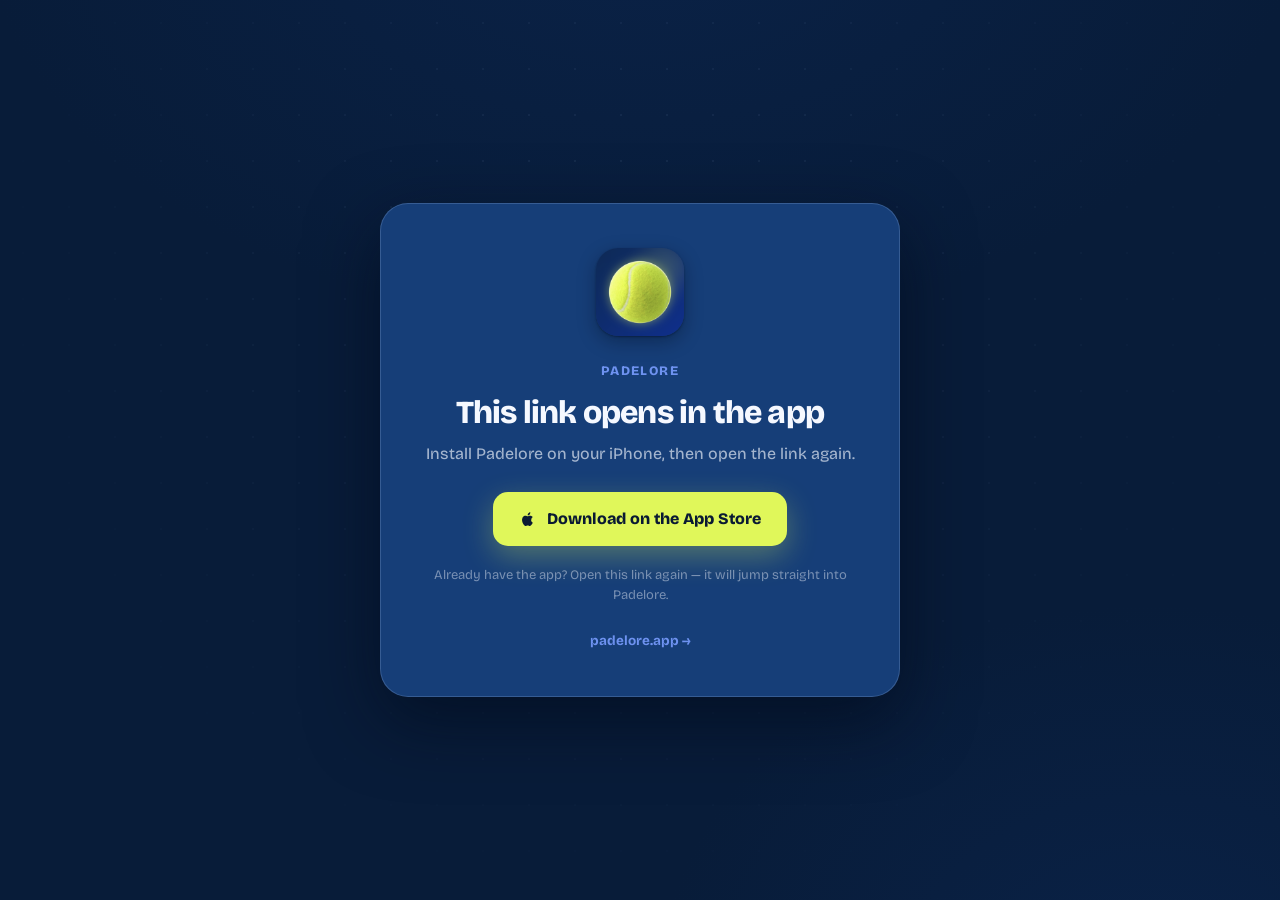
<file: get-app.html>
<!DOCTYPE html>
<html lang="pl" data-theme="dark">
<head>
<meta charset="UTF-8">
<meta name="viewport" content="width=device-width, initial-scale=1.0">
<title>Padelore — pobierz aplikację</title>
<meta name="description" content="Ten link otwiera się w aplikacji Padelore. Pobierz apkę na iPhone i Apple Watch z App Store.">
<meta name="robots" content="noindex">
<!-- Smart App Banner: samo app-id — app-argument wymagałby meta w źródle per-URL, a strona jest statyczna.
     Universal link i tak niesie pełny URL do apki, gdy jest zainstalowana. -->
<meta name="apple-itunes-app" content="app-id=6778968043">
<link rel="icon" href="/assets/app-icon.png">
<link rel="preconnect" href="https://fonts.googleapis.com">
<link rel="preconnect" href="https://fonts.gstatic.com" crossorigin>
<link href="https://fonts.googleapis.com/css2?family=Bricolage+Grotesque:opsz,wght@12..96,400..800&family=Nunito:wght@800;900&display=swap" rel="stylesheet">
<link rel="stylesheet" href="/ds.css?v=22">
<style>
  .getapp{min-height:100svh;display:flex;align-items:center;justify-content:center;padding:28px 20px}
  .getapp-card{max-width:520px;width:100%;padding:44px 36px;border-radius:28px;text-align:center;
    background:var(--card);border:1px solid var(--card-border);box-shadow:var(--shadow-l)}
  .getapp-icon{width:88px;height:88px;border-radius:22px;margin:0 auto 22px;box-shadow:var(--shadow-s)}
  .getapp-card h1{font-size:clamp(24px,5vw,32px);margin:14px 0 12px}
  .getapp-card .lead{font-size:16px;color:var(--ink-soft);line-height:1.6;margin-bottom:26px}
  .getapp-note{margin-top:20px;font-size:13px;color:var(--ink-faint)}
  .getapp-home{display:inline-block;margin-top:26px;font-size:13.5px;font-weight:700;color:var(--primary-2)}
  .getapp-home:hover{color:var(--ink)}
  @media(max-width:420px){.getapp-card{padding:34px 22px}}
</style>
</head>
<body>
<div class="bgfield"></div>

<main class="getapp">
  <div class="getapp-card">
    <img class="getapp-icon" src="/assets/app-icon.png" alt="Padelore">
    <span class="kicker">Padelore</span>
    <h1 id="gaH1" data-i18n="getapp.h1_d">Ten link otwiera się w aplikacji</h1>
    <p class="lead" id="gaP" data-i18n="getapp.p_d">Zainstaluj Padelore na iPhonie, a potem otwórz link jeszcze raz.</p>
    <a class="btn btn-primary" href="https://apps.apple.com/app/id6778968043">
      <svg width="18" height="18" viewBox="0 0 24 24" fill="currentColor"><path d="M16.4 12.9c0-2.3 1.9-3.4 2-3.5-1.1-1.6-2.8-1.8-3.4-1.8-1.4-.1-2.8.9-3.5.9s-1.8-.8-3-.8c-1.5 0-2.9.9-3.7 2.3-1.6 2.7-.4 6.8 1.1 9 .7 1.1 1.6 2.3 2.8 2.2 1.1 0 1.5-.7 2.9-.7s1.7.7 2.9.7 2-1.1 2.7-2.1c.8-1.2 1.2-2.4 1.2-2.4s-2.3-.9-2.3-3.5zM14.2 5.9c.6-.8 1-1.8.9-2.9-.9 0-2 .6-2.6 1.4-.6.7-1.1 1.7-.9 2.7 1 .1 2-.5 2.6-1.2z"/></svg>
      <span data-i18n="hero.cta_download">Pobierz na App Store</span>
    </a>
    <p class="getapp-note" data-i18n="getapp.note">Masz już apkę? Otwórz ten link ponownie — wskoczy prosto do Padelore.</p>
    <a class="getapp-home" href="/">padelore.app →</a>
  </div>
</main>

<script src="/i18n.js"></script>
<script>
(function(){
  /* theme — ten sam klucz co index.html */
  var saved=localStorage.getItem('padelore.theme');
  if(saved) document.documentElement.setAttribute('data-theme',saved);

  /* wariant copy wg ścieżki (rewrites /t/* i /m/* → ta strona) */
  var p=location.pathname, kind='d';
  if(p.indexOf('/t/')===0) kind='t';
  else if(p.indexOf('/m/')===0) kind='m';
  document.getElementById('gaH1').setAttribute('data-i18n','getapp.h1_'+kind);
  document.getElementById('gaP').setAttribute('data-i18n','getapp.p_'+kind);

  /* i18n — ten sam mechanizm i klucz localStorage co index.html */
  var LANGS=['pl','en','es','it','de','ru','uk','pt','sv','fr','nl'], LKEY='padelore.lang';
  function pick(){
    var q=((location.search.match(/[?&]lang=([a-z]{2})/i)||[])[1]||'').toLowerCase();
    if(q&&LANGS.indexOf(q)>-1)return q;
    var s=localStorage.getItem(LKEY);
    if(s&&LANGS.indexOf(s)>-1)return s;
    var n=(navigator.language||'en').slice(0,2).toLowerCase();
    return LANGS.indexOf(n)>-1?n:'en';
  }
  function T(l,k){ var d=window.I18N; return (d[l]&&d[l][k]!=null)?d[l][k] : (d.en[k]!=null?d.en[k]:d.pl[k]); }
  var lang=pick();
  document.documentElement.lang=lang;
  document.title=T(lang,'getapp.title');
  document.querySelectorAll('[data-i18n]').forEach(function(el){
    var v=T(lang,el.getAttribute('data-i18n')); if(v!=null)el.textContent=v;
  });
})();
</script>
</body>
</html>
</file>
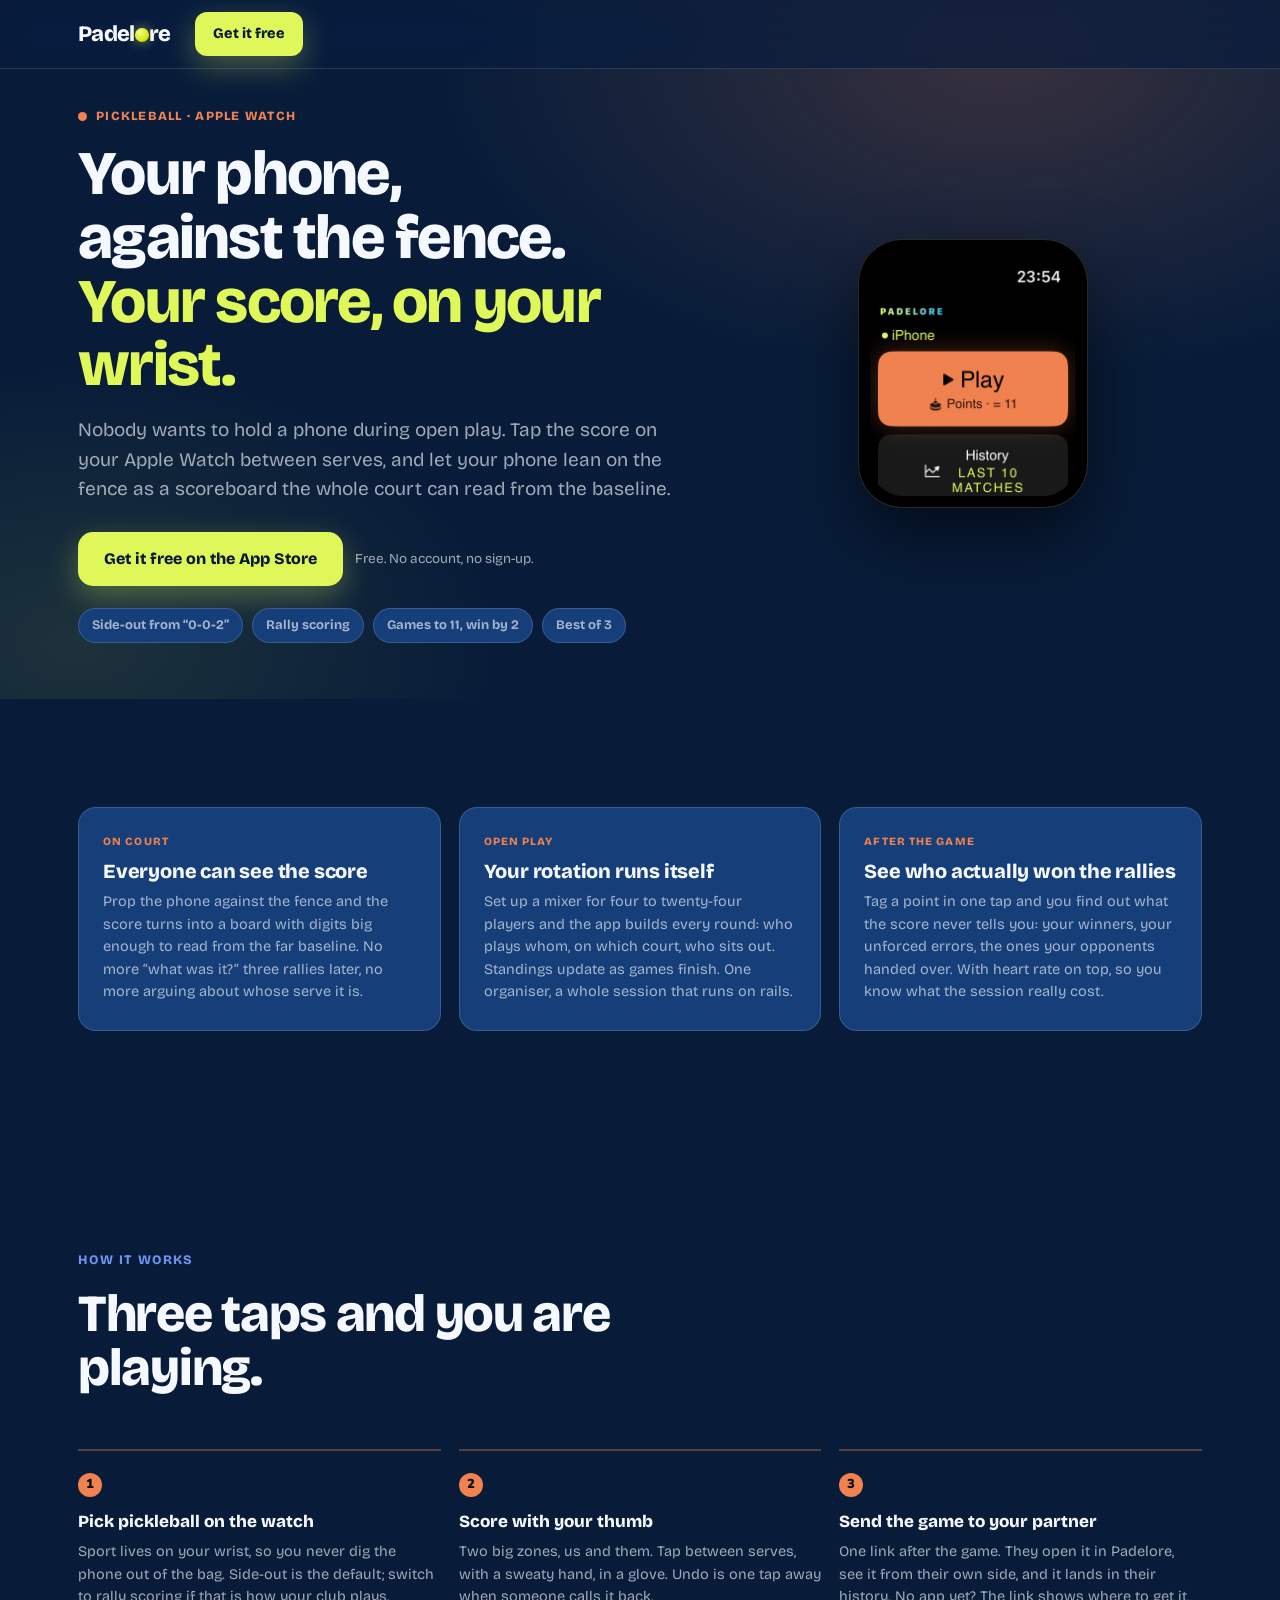
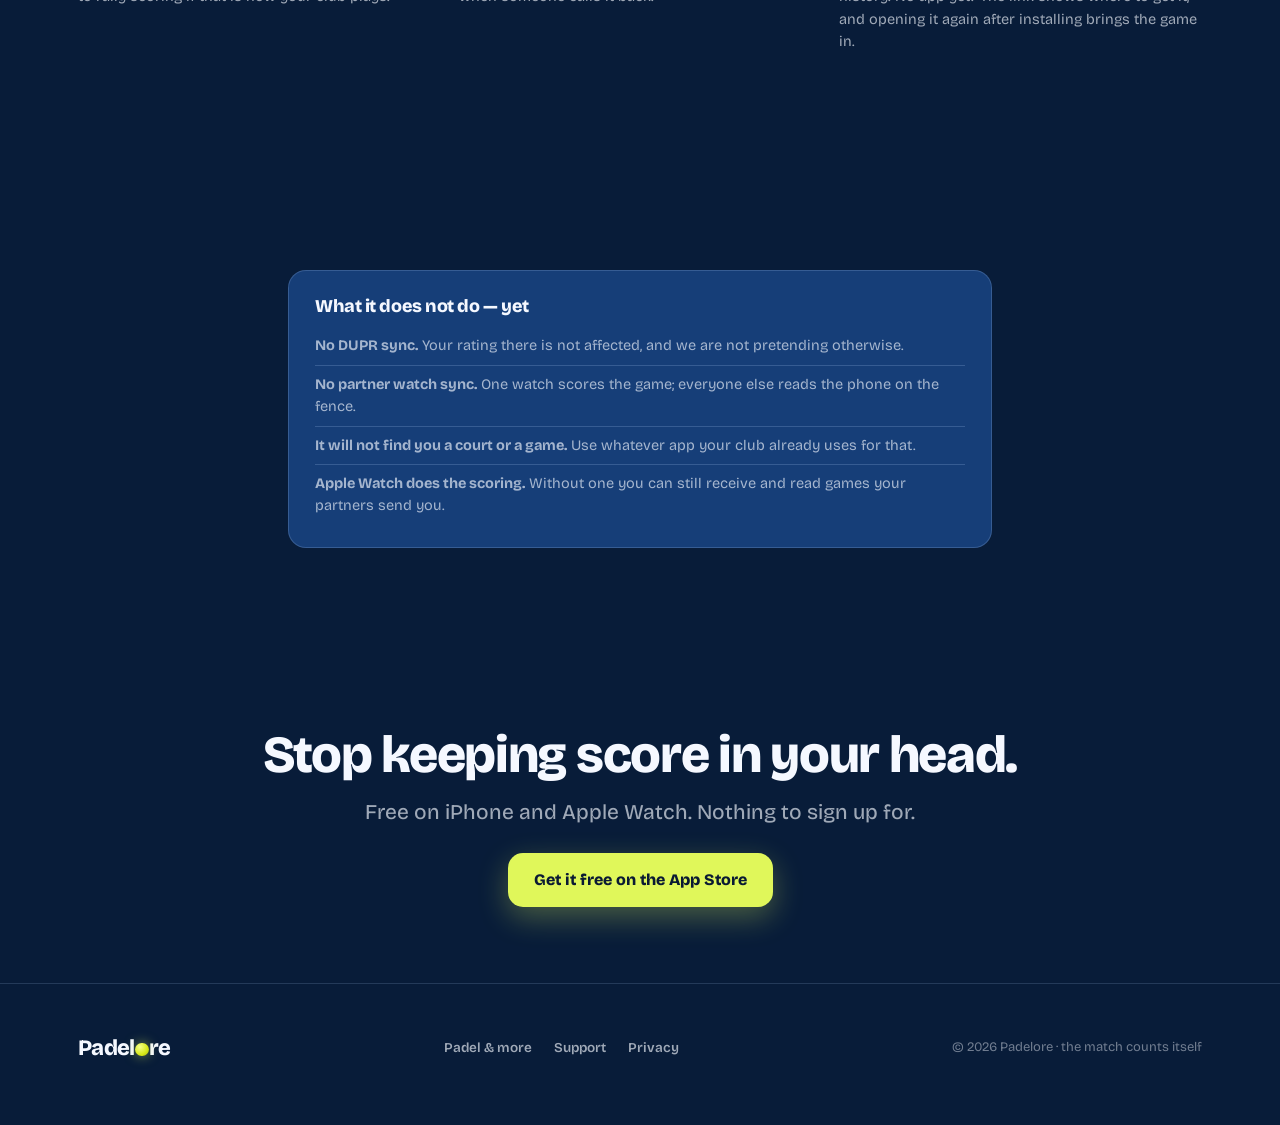
<file: pickleball.html>
<!DOCTYPE html>
<html lang="en" data-theme="dark">
<head>
<meta charset="UTF-8">
<meta name="viewport" content="width=device-width, initial-scale=1.0">
<title>Pickleball scorekeeper on Apple Watch — Padelore</title>
<meta name="description" content="Score pickleball from your wrist. Side-out or rally, games to 11, win by 2. Your phone leans on the fence as a scoreboard everyone can read. Free.">
<meta name="apple-itunes-app" content="app-id=6778968043">
<link rel="canonical" href="https://padelore.app/pickleball">
<meta property="og:type" content="website">
<meta property="og:site_name" content="Padelore">
<meta property="og:url" content="https://padelore.app/pickleball">
<meta property="og:title" content="Pickleball scorekeeper on Apple Watch">
<meta property="og:description" content="Tap the score on your wrist. Prop the phone on the fence so the whole court can read it. Side-out or rally, games to 11, win by 2.">
<meta property="og:image" content="https://padelore.app/assets/og-cover.png">
<meta property="og:image:width" content="1200">
<meta property="og:image:height" content="630">
<meta name="twitter:card" content="summary_large_image">
<meta name="twitter:title" content="Pickleball scorekeeper on Apple Watch">
<meta name="twitter:description" content="Tap the score on your wrist. Prop the phone on the fence so the whole court can read it.">
<meta name="twitter:image" content="https://padelore.app/assets/og-cover.png">
<link rel="icon" href="assets/app-icon.png">
<link rel="preconnect" href="https://fonts.googleapis.com">
<link rel="preconnect" href="https://fonts.gstatic.com" crossorigin>
<link href="https://fonts.googleapis.com/css2?family=Bricolage+Grotesque:opsz,wght@12..96,400..800&family=Nunito:wght@800;900&display=swap" rel="stylesheet">
<link rel="stylesheet" href="ds.css?v=22">
<style>
  /* Strona kampanijna US (GTM pickleball, 2026-07-28). EN-only, bez i18n —
     słownik pickleballowy i padlowy wykluczają się, więc jedna strona nie obsłuży obu.
     Linki do App Store niosą ct= (Apple App Analytics campaign), nie UTM. */
  .pb-hero{padding:104px 0 56px;position:relative;overflow:hidden}
  .pb-hero:before{content:"";position:absolute;inset:0;
    background:radial-gradient(900px 520px at 78% 8%,rgba(240,130,79,.20),transparent 62%),
               radial-gradient(700px 460px at 6% 92%,rgba(212,243,74,.10),transparent 60%);
    pointer-events:none}
  .pb-grid{display:grid;grid-template-columns:1.15fr .85fr;gap:44px;align-items:center;position:relative}
  @media(max-width:900px){.pb-grid{grid-template-columns:1fr;gap:30px}}
  .pb-eyebrow{display:inline-flex;align-items:center;gap:9px;font-size:12.5px;font-weight:800;
    letter-spacing:.1em;text-transform:uppercase;color:#F0824F;margin-bottom:16px}
  .pb-eyebrow i{width:9px;height:9px;border-radius:50%;background:#F0824F;display:inline-block}
  .pb-h1{font-size:clamp(38px,5.4vw,62px);line-height:1.03;font-weight:800;letter-spacing:-.028em;margin-bottom:18px}
  .pb-h1 span{color:var(--accent)}
  .pb-lead{font-size:clamp(16px,1.7vw,19px);color:var(--ink-soft);line-height:1.55;max-width:56ch}
  .pb-cta{display:flex;gap:12px;flex-wrap:wrap;margin-top:28px;align-items:center}
  .pb-free{font-size:13.5px;color:var(--ink-soft)}
  .pb-watch{width:230px;margin:0 auto;border-radius:44px;padding:11px;background:#000;
    border:1px solid rgba(255,255,255,.16);box-shadow:0 30px 70px rgba(0,0,0,.55)}
  .pb-watch img{width:100%;display:block;border-radius:33px}
  .pb-hooks{display:grid;grid-template-columns:repeat(3,1fr);gap:18px}
  @media(max-width:880px){.pb-hooks{grid-template-columns:1fr}}
  .pb-hook{background:var(--card);border:1px solid var(--card-border);border-radius:18px;padding:26px 24px}
  .pb-hook .n{font-size:11px;font-weight:800;letter-spacing:.1em;color:#F0824F;text-transform:uppercase}
  .pb-hook h3{font-size:20px;font-weight:800;margin:10px 0 10px;letter-spacing:-.01em}
  .pb-hook p{font-size:14.5px;color:var(--ink-soft);line-height:1.55}
  .pb-steps{display:grid;grid-template-columns:repeat(3,1fr);gap:18px;counter-reset:s}
  @media(max-width:880px){.pb-steps{grid-template-columns:1fr}}
  .pb-step{padding:22px 0 0;border-top:2px solid rgba(240,130,79,.35);counter-increment:s}
  .pb-step:before{content:counter(s);font-family:Nunito,sans-serif;font-size:13px;font-weight:900;
    color:#0b0f16;background:#F0824F;width:24px;height:24px;border-radius:50%;
    display:flex;align-items:center;justify-content:center;margin-bottom:12px}
  .pb-step h4{font-size:17px;font-weight:800;margin-bottom:7px}
  .pb-step p{font-size:14.5px;color:var(--ink-soft);line-height:1.55}
  .pb-honest{background:var(--card);border:1px solid var(--card-border);border-radius:18px;padding:26px 26px 22px}
  .pb-honest h3{font-size:18px;font-weight:800;margin-bottom:12px}
  .pb-honest ul{list-style:none;padding:0;margin:0}
  .pb-honest li{font-size:14.5px;color:var(--ink-soft);padding:8px 0;border-top:1px solid var(--card-border);line-height:1.5}
  .pb-honest li:first-child{border-top:0}
  .pb-rules{display:flex;gap:9px;flex-wrap:wrap;margin-top:22px}
  .pb-rule{font-size:13px;font-weight:700;padding:7px 13px;border-radius:999px;
    border:1px solid var(--card-border);background:var(--card);color:var(--ink-soft)}
</style>
</head>
<body>

<nav class="nav">
  <div class="wrap nav-in">
    <a class="brand" href="/" aria-label="Padelore">Padel<span class="brand-ball" aria-hidden="true"></span>re</a>
    <a class="btn btn-primary btn-sm" href="https://apps.apple.com/app/id6778968043?ct=pickleball_us&amp;mt=8">Get it free</a>
  </div>
</nav>

<header class="pb-hero">
  <div class="wrap pb-grid">
    <div>
      <div class="pb-eyebrow"><i></i>Pickleball · Apple Watch</div>
      <h1 class="pb-h1">Your phone,<br>against the fence.<br><span>Your score, on your wrist.</span></h1>
      <p class="pb-lead">Nobody wants to hold a phone during open play. Tap the score on your Apple Watch between serves, and let your phone lean on the fence as a scoreboard the whole court can read from the baseline.</p>
      <div class="pb-cta">
        <a class="btn btn-primary" href="https://apps.apple.com/app/id6778968043?ct=pickleball_us&amp;mt=8">Get it free on the App Store</a>
        <span class="pb-free">Free. No account, no sign-up.</span>
      </div>
      <div class="pb-rules">
        <span class="pb-rule">Side-out from “0-0-2”</span>
        <span class="pb-rule">Rally scoring</span>
        <span class="pb-rule">Games to 11, win by 2</span>
        <span class="pb-rule">Best of 3</span>
      </div>
    </div>
    <div><div class="pb-watch"><img src="assets/watch-en/watch-home-pickleball-en.png" alt="Apple Watch home screen in pickleball mode, games to 11"></div></div>
  </div>
</header>

<section class="sec">
  <div class="wrap">
    <div class="pb-hooks">
      <div class="pb-hook">
        <div class="n">On court</div>
        <h3>Everyone can see the score</h3>
        <p>Prop the phone against the fence and the score turns into a board with digits big enough to read from the far baseline. No more “what was it?” three rallies later, no more arguing about whose serve it is.</p>
      </div>
      <div class="pb-hook">
        <div class="n">Open play</div>
        <h3>Your rotation runs itself</h3>
        <p>Set up a mixer for four to twenty-four players and the app builds every round: who plays whom, on which court, who sits out. Standings update as games finish. One organiser, a whole session that runs on rails.</p>
      </div>
      <div class="pb-hook">
        <div class="n">After the game</div>
        <h3>See who actually won the rallies</h3>
        <p>Tag a point in one tap and you find out what the score never tells you: your winners, your unforced errors, the ones your opponents handed over. With heart rate on top, so you know what the session really cost.</p>
      </div>
    </div>
  </div>
</section>

<section class="sec" style="background:linear-gradient(180deg,var(--bg),var(--bg-2))">
  <div class="wrap">
    <div class="sec-head">
      <span class="kicker">How it works</span>
      <h2 class="h2">Three taps and you are playing.</h2>
    </div>
    <div class="pb-steps">
      <div class="pb-step">
        <h4>Pick pickleball on the watch</h4>
        <p>Sport lives on your wrist, so you never dig the phone out of the bag. Side-out is the default; switch to rally scoring if that is how your club plays.</p>
      </div>
      <div class="pb-step">
        <h4>Score with your thumb</h4>
        <p>Two big zones, us and them. Tap between serves, with a sweaty hand, in a glove. Undo is one tap away when someone calls it back.</p>
      </div>
      <div class="pb-step">
        <h4>Send the game to your partner</h4>
        <p>One link after the game. They open it in Padelore, see it from their own side, and it lands in their history. No app yet? The link shows where to get it, and opening it again after installing brings the game in.</p>
      </div>
    </div>
  </div>
</section>

<section class="sec">
  <div class="wrap" style="max-width:760px">
    <div class="pb-honest">
      <h3>What it does not do — yet</h3>
      <ul>
        <li><b>No DUPR sync.</b> Your rating there is not affected, and we are not pretending otherwise.</li>
        <li><b>No partner watch sync.</b> One watch scores the game; everyone else reads the phone on the fence.</li>
        <li><b>It will not find you a court or a game.</b> Use whatever app your club already uses for that.</li>
        <li><b>Apple Watch does the scoring.</b> Without one you can still receive and read games your partners send you.</li>
      </ul>
    </div>
  </div>
</section>

<section class="sec-tight" style="padding-bottom:76px">
  <div class="wrap" style="text-align:center">
    <h2 class="h2" style="margin-bottom:14px">Stop keeping score in your head.</h2>
    <p class="lead" style="margin:0 auto 24px">Free on iPhone and Apple Watch. Nothing to sign up for.</p>
    <a class="btn btn-primary" href="https://apps.apple.com/app/id6778968043?ct=pickleball_us&amp;mt=8">Get it free on the App Store</a>
  </div>
</section>

<footer class="foot">
  <div class="wrap foot-in">
    <a class="brand" href="/" aria-label="Padelore">Padel<span class="brand-ball" aria-hidden="true"></span>re</a>
    <div class="foot-links">
      <a href="/">Padel &amp; more</a>
      <a href="/support">Support</a>
      <a href="/privacy">Privacy</a>
    </div>
    <small>© 2026 Padelore · the match counts itself</small>
  </div>
</footer>

</body>
</html>
</file>
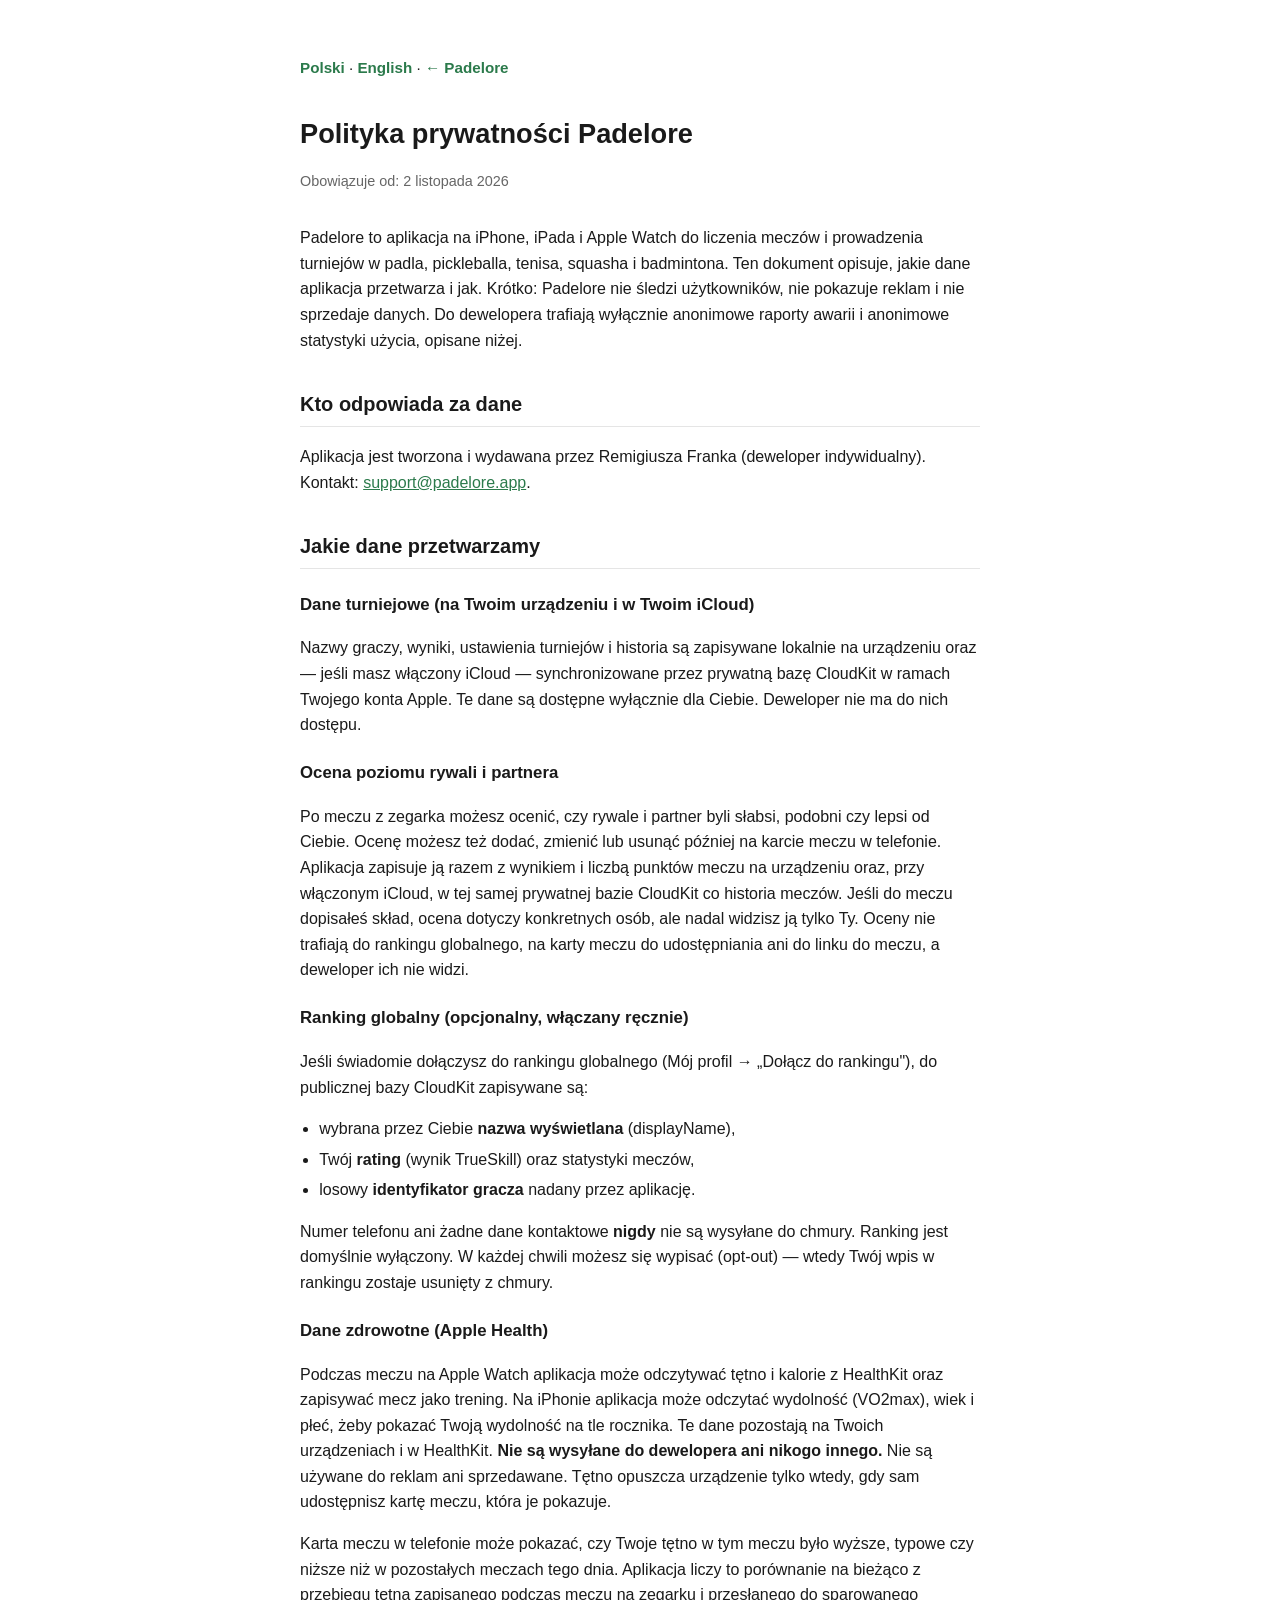
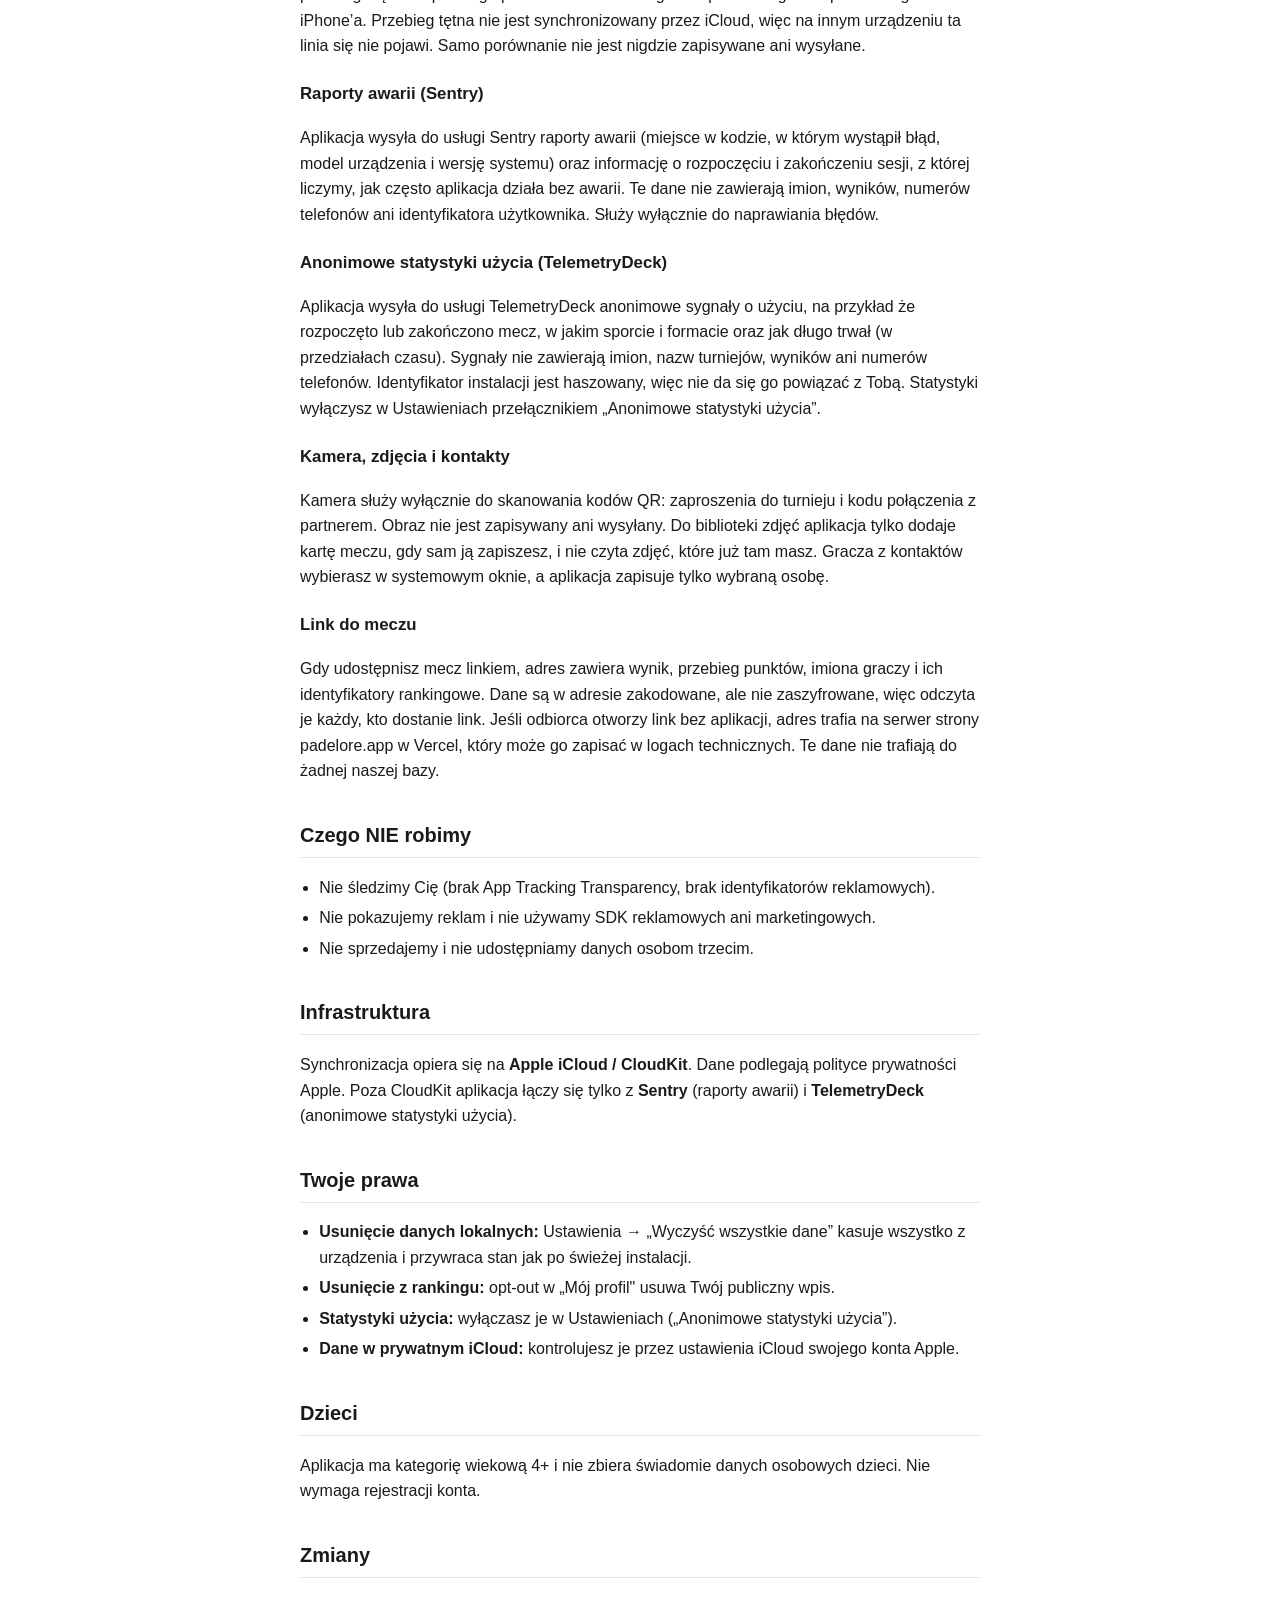
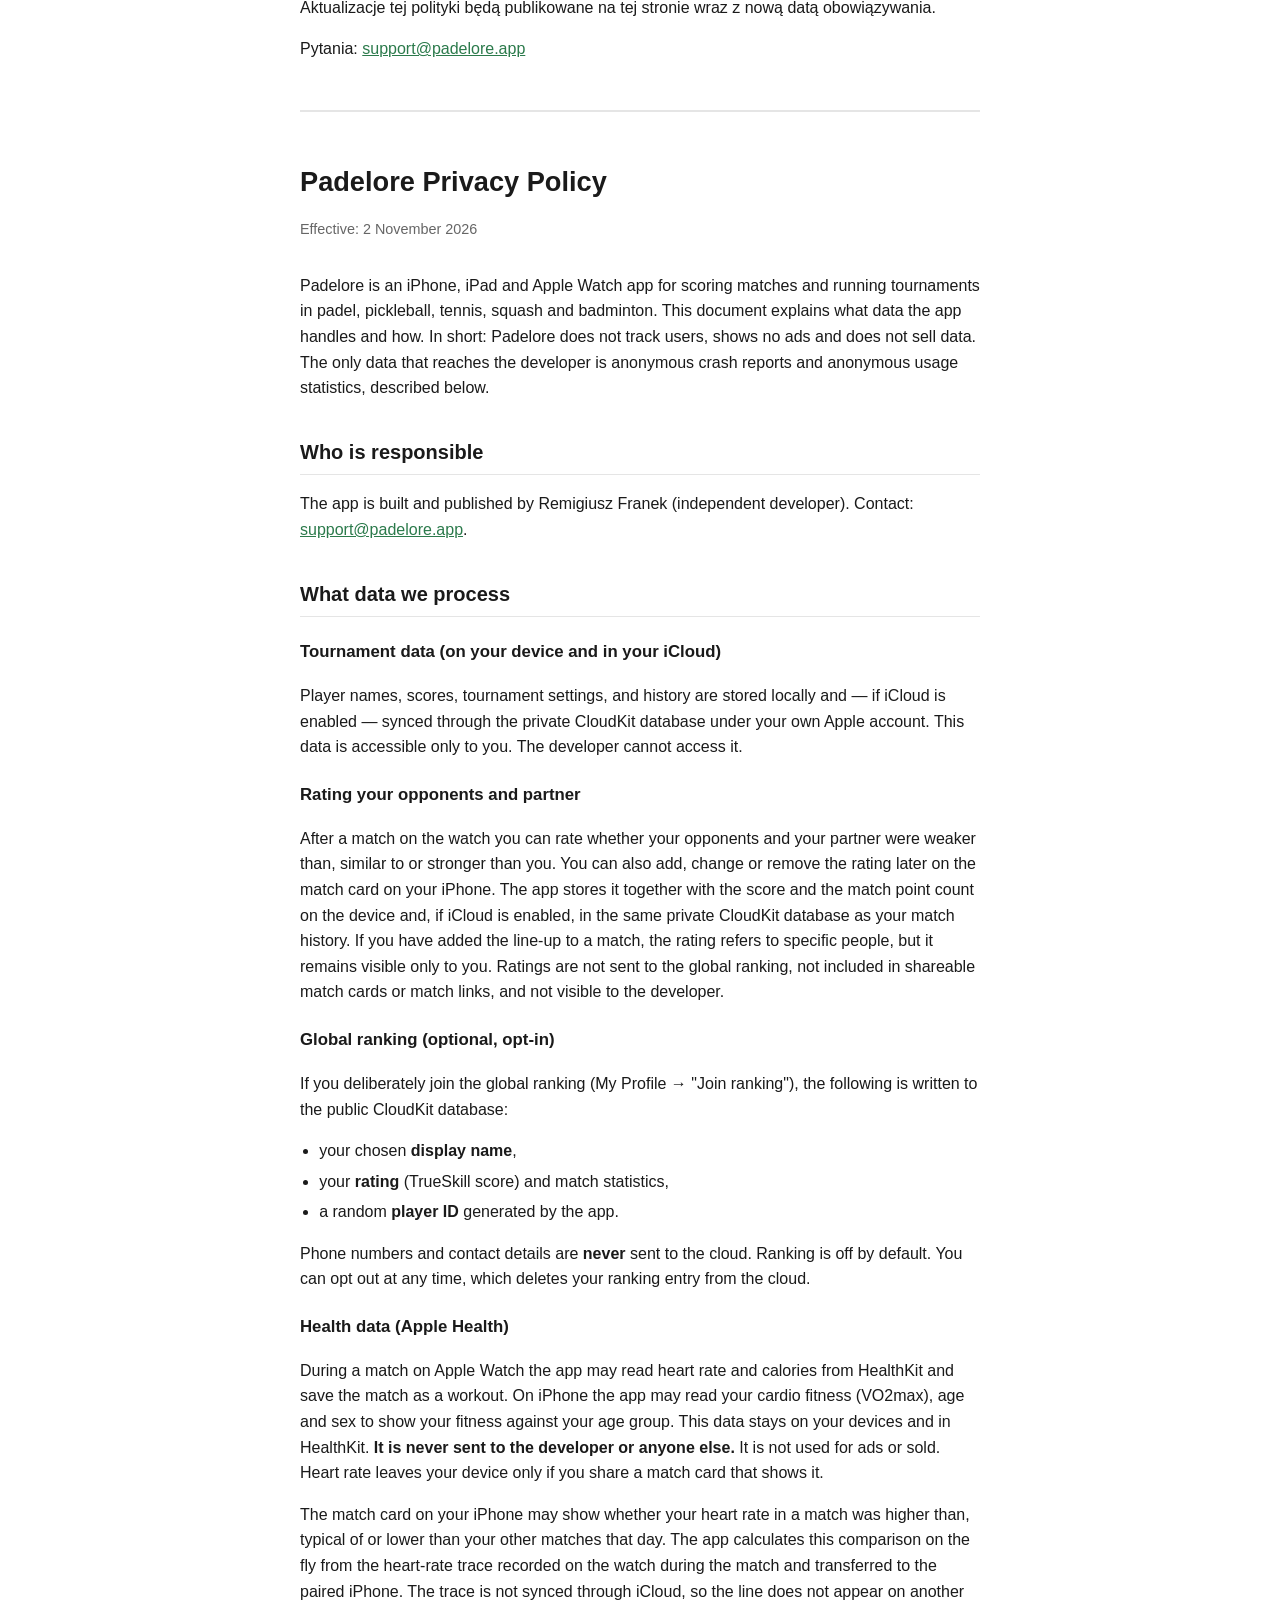
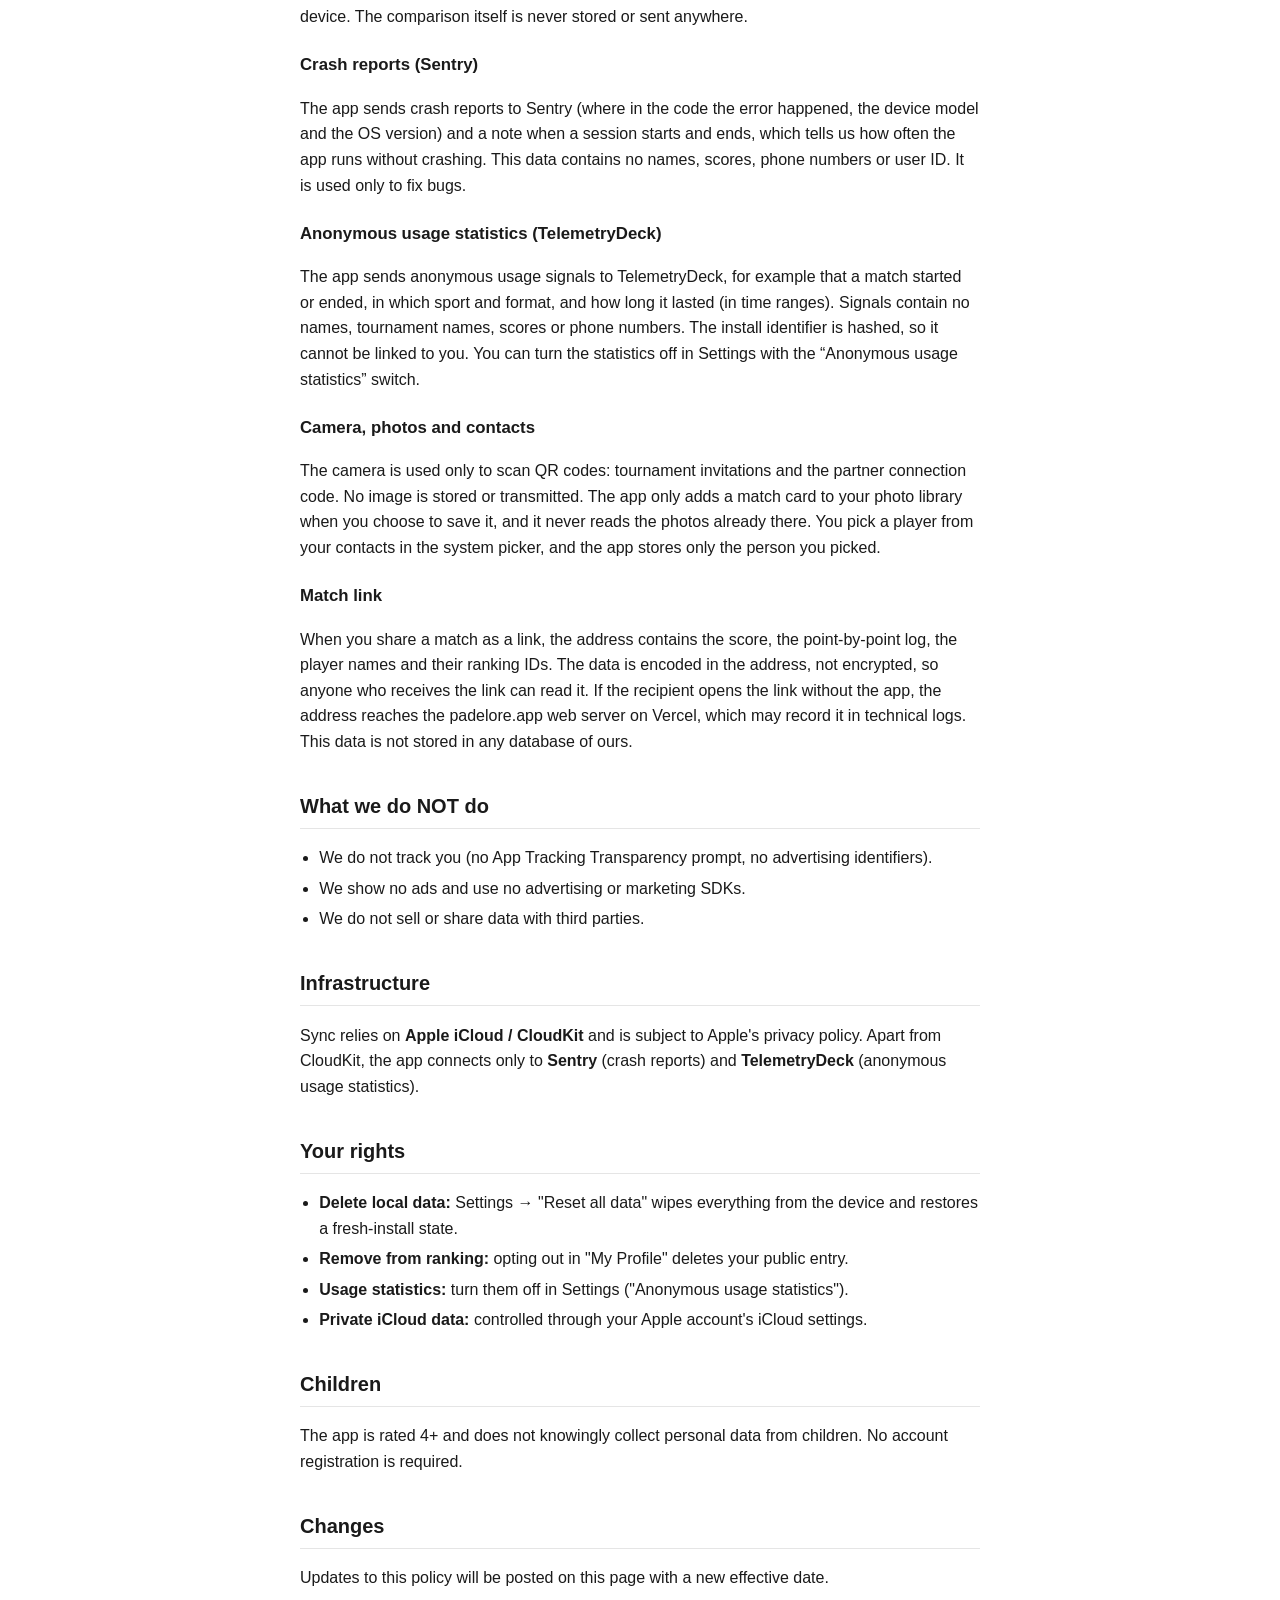
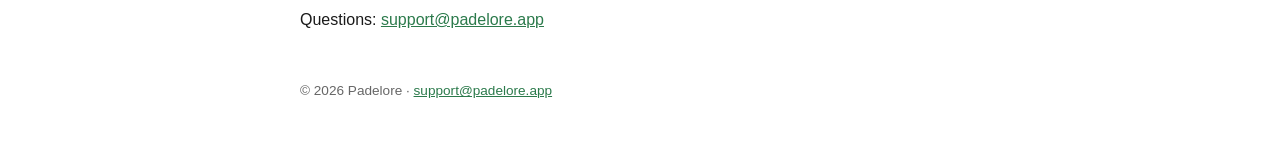
<file: privacy.html>
<!DOCTYPE html>
<html lang="pl">
<head>
<meta charset="UTF-8">
<meta name="viewport" content="width=device-width, initial-scale=1.0">
<title>Padelore — Polityka prywatności / Privacy Policy</title>
<style>
  :root { --ink:#1a1a1a; --soft:#666; --line:#e5e5e5; --accent:#2b7a4b; }
  * { box-sizing:border-box; }
  body { font-family:-apple-system,BlinkMacSystemFont,"Segoe UI",Roboto,Helvetica,Arial,sans-serif;
         color:var(--ink); line-height:1.6; max-width:720px; margin:0 auto; padding:40px 20px; }
  h1 { font-size:1.7rem; margin-bottom:4px; }
  h2 { font-size:1.25rem; margin-top:2.2rem; border-bottom:1px solid var(--line); padding-bottom:6px; }
  h3 { font-size:1.05rem; margin-top:1.4rem; }
  .meta { color:var(--soft); font-size:.9rem; margin-bottom:2rem; }
  .lang-switch { margin:1rem 0 2rem; font-size:.95rem; }
  .lang-switch a { color:var(--accent); text-decoration:none; font-weight:600; }
  ul { padding-left:1.2rem; }
  li { margin:.3rem 0; }
  a { color:var(--accent); }
  .divider { margin:3rem 0; border:0; border-top:2px solid var(--line); }
  footer { margin-top:3rem; color:var(--soft); font-size:.85rem; }
  code { background:#f4f4f4; padding:1px 5px; border-radius:4px; font-size:.9em; }
</style>
</head>
<body>

<div class="lang-switch"><a href="#pl">Polski</a> · <a href="#en">English</a> · <a href="index.html">← Padelore</a></div>

<!-- ============ POLSKI ============ -->
<section id="pl">
<h1>Polityka prywatności Padelore</h1>
<p class="meta">Obowiązuje od: 2 listopada 2026</p>

<p>Padelore to aplikacja na iPhone, iPada i Apple Watch do liczenia meczów i prowadzenia turniejów w padla, pickleballa, tenisa, squasha i badmintona. Ten dokument opisuje, jakie dane aplikacja przetwarza i jak. Krótko: Padelore nie śledzi użytkowników, nie pokazuje reklam i nie sprzedaje danych. Do dewelopera trafiają wyłącznie anonimowe raporty awarii i anonimowe statystyki użycia, opisane niżej.</p>

<h2>Kto odpowiada za dane</h2>
<p>Aplikacja jest tworzona i wydawana przez Remigiusza Franka (deweloper indywidualny). Kontakt: <a href="mailto:support@padelore.app">support@padelore.app</a>.</p>

<h2>Jakie dane przetwarzamy</h2>

<h3>Dane turniejowe (na Twoim urządzeniu i w Twoim iCloud)</h3>
<p>Nazwy graczy, wyniki, ustawienia turniejów i historia są zapisywane lokalnie na urządzeniu oraz — jeśli masz włączony iCloud — synchronizowane przez prywatną bazę CloudKit w ramach Twojego konta Apple. Te dane są dostępne wyłącznie dla Ciebie. Deweloper nie ma do nich dostępu.</p>

<h3>Ocena poziomu rywali i partnera</h3>
<p>Po meczu z zegarka możesz ocenić, czy rywale i partner byli słabsi, podobni czy lepsi od Ciebie. Ocenę możesz też dodać, zmienić lub usunąć później na karcie meczu w telefonie. Aplikacja zapisuje ją razem z wynikiem i liczbą punktów meczu na urządzeniu oraz, przy włączonym iCloud, w tej samej prywatnej bazie CloudKit co historia meczów. Jeśli do meczu dopisałeś skład, ocena dotyczy konkretnych osób, ale nadal widzisz ją tylko Ty. Oceny nie trafiają do rankingu globalnego, na karty meczu do udostępniania ani do linku do meczu, a deweloper ich nie widzi.</p>

<h3>Ranking globalny (opcjonalny, włączany ręcznie)</h3>
<p>Jeśli świadomie dołączysz do rankingu globalnego (Mój profil → „Dołącz do rankingu"), do publicznej bazy CloudKit zapisywane są:</p>
<ul>
  <li>wybrana przez Ciebie <strong>nazwa wyświetlana</strong> (displayName),</li>
  <li>Twój <strong>rating</strong> (wynik TrueSkill) oraz statystyki meczów,</li>
  <li>losowy <strong>identyfikator gracza</strong> nadany przez aplikację.</li>
</ul>
<p>Numer telefonu ani żadne dane kontaktowe <strong>nigdy</strong> nie są wysyłane do chmury. Ranking jest domyślnie wyłączony. W każdej chwili możesz się wypisać (opt-out) — wtedy Twój wpis w rankingu zostaje usunięty z chmury.</p>

<h3>Dane zdrowotne (Apple Health)</h3>
<p>Podczas meczu na Apple Watch aplikacja może odczytywać tętno i kalorie z HealthKit oraz zapisywać mecz jako trening. Na iPhonie aplikacja może odczytać wydolność (VO2max), wiek i płeć, żeby pokazać Twoją wydolność na tle rocznika. Te dane pozostają na Twoich urządzeniach i w HealthKit. <strong>Nie są wysyłane do dewelopera ani nikogo innego.</strong> Nie są używane do reklam ani sprzedawane. Tętno opuszcza urządzenie tylko wtedy, gdy sam udostępnisz kartę meczu, która je pokazuje.</p>
<p>Karta meczu w telefonie może pokazać, czy Twoje tętno w tym meczu było wyższe, typowe czy niższe niż w pozostałych meczach tego dnia. Aplikacja liczy to porównanie na bieżąco z przebiegu tętna zapisanego podczas meczu na zegarku i przesłanego do sparowanego iPhone’a. Przebieg tętna nie jest synchronizowany przez iCloud, więc na innym urządzeniu ta linia się nie pojawi. Samo porównanie nie jest nigdzie zapisywane ani wysyłane.</p>

<h3>Raporty awarii (Sentry)</h3>
<p>Aplikacja wysyła do usługi Sentry raporty awarii (miejsce w kodzie, w którym wystąpił błąd, model urządzenia i wersję systemu) oraz informację o rozpoczęciu i zakończeniu sesji, z której liczymy, jak często aplikacja działa bez awarii. Te dane nie zawierają imion, wyników, numerów telefonów ani identyfikatora użytkownika. Służy wyłącznie do naprawiania błędów.</p>

<h3>Anonimowe statystyki użycia (TelemetryDeck)</h3>
<p>Aplikacja wysyła do usługi TelemetryDeck anonimowe sygnały o użyciu, na przykład że rozpoczęto lub zakończono mecz, w jakim sporcie i formacie oraz jak długo trwał (w przedziałach czasu). Sygnały nie zawierają imion, nazw turniejów, wyników ani numerów telefonów. Identyfikator instalacji jest haszowany, więc nie da się go powiązać z Tobą. Statystyki wyłączysz w Ustawieniach przełącznikiem „Anonimowe statystyki użycia”.</p>

<h3>Kamera, zdjęcia i kontakty</h3>
<p>Kamera służy wyłącznie do skanowania kodów QR: zaproszenia do turnieju i kodu połączenia z partnerem. Obraz nie jest zapisywany ani wysyłany. Do biblioteki zdjęć aplikacja tylko dodaje kartę meczu, gdy sam ją zapiszesz, i nie czyta zdjęć, które już tam masz. Gracza z kontaktów wybierasz w systemowym oknie, a aplikacja zapisuje tylko wybraną osobę.</p>

<h3>Link do meczu</h3>
<p>Gdy udostępnisz mecz linkiem, adres zawiera wynik, przebieg punktów, imiona graczy i ich identyfikatory rankingowe. Dane są w adresie zakodowane, ale nie zaszyfrowane, więc odczyta je każdy, kto dostanie link. Jeśli odbiorca otworzy link bez aplikacji, adres trafia na serwer strony padelore.app w Vercel, który może go zapisać w logach technicznych. Te dane nie trafiają do żadnej naszej bazy.</p>

<h2>Czego NIE robimy</h2>
<ul>
  <li>Nie śledzimy Cię (brak App Tracking Transparency, brak identyfikatorów reklamowych).</li>
  <li>Nie pokazujemy reklam i nie używamy SDK reklamowych ani marketingowych.</li>
  <li>Nie sprzedajemy i nie udostępniamy danych osobom trzecim.</li>
</ul>

<h2>Infrastruktura</h2>
<p>Synchronizacja opiera się na <strong>Apple iCloud / CloudKit</strong>. Dane podlegają polityce prywatności Apple. Poza CloudKit aplikacja łączy się tylko z <strong>Sentry</strong> (raporty awarii) i <strong>TelemetryDeck</strong> (anonimowe statystyki użycia).</p>

<h2>Twoje prawa</h2>
<ul>
  <li><strong>Usunięcie danych lokalnych:</strong> Ustawienia → „Wyczyść wszystkie dane” kasuje wszystko z urządzenia i przywraca stan jak po świeżej instalacji.</li>
  <li><strong>Usunięcie z rankingu:</strong> opt-out w „Mój profil" usuwa Twój publiczny wpis.</li>
  <li><strong>Statystyki użycia:</strong> wyłączasz je w Ustawieniach („Anonimowe statystyki użycia”).</li>
  <li><strong>Dane w prywatnym iCloud:</strong> kontrolujesz je przez ustawienia iCloud swojego konta Apple.</li>
</ul>

<h2>Dzieci</h2>
<p>Aplikacja ma kategorię wiekową 4+ i nie zbiera świadomie danych osobowych dzieci. Nie wymaga rejestracji konta.</p>

<h2>Zmiany</h2>
<p>Aktualizacje tej polityki będą publikowane na tej stronie wraz z nową datą obowiązywania.</p>

<p>Pytania: <a href="mailto:support@padelore.app">support@padelore.app</a></p>
</section>

<hr class="divider">

<!-- ============ ENGLISH ============ -->
<section id="en">
<h1>Padelore Privacy Policy</h1>
<p class="meta">Effective: 2 November 2026</p>

<p>Padelore is an iPhone, iPad and Apple Watch app for scoring matches and running tournaments in padel, pickleball, tennis, squash and badminton. This document explains what data the app handles and how. In short: Padelore does not track users, shows no ads and does not sell data. The only data that reaches the developer is anonymous crash reports and anonymous usage statistics, described below.</p>

<h2>Who is responsible</h2>
<p>The app is built and published by Remigiusz Franek (independent developer). Contact: <a href="mailto:support@padelore.app">support@padelore.app</a>.</p>

<h2>What data we process</h2>

<h3>Tournament data (on your device and in your iCloud)</h3>
<p>Player names, scores, tournament settings, and history are stored locally and — if iCloud is enabled — synced through the private CloudKit database under your own Apple account. This data is accessible only to you. The developer cannot access it.</p>

<h3>Rating your opponents and partner</h3>
<p>After a match on the watch you can rate whether your opponents and your partner were weaker than, similar to or stronger than you. You can also add, change or remove the rating later on the match card on your iPhone. The app stores it together with the score and the match point count on the device and, if iCloud is enabled, in the same private CloudKit database as your match history. If you have added the line-up to a match, the rating refers to specific people, but it remains visible only to you. Ratings are not sent to the global ranking, not included in shareable match cards or match links, and not visible to the developer.</p>

<h3>Global ranking (optional, opt-in)</h3>
<p>If you deliberately join the global ranking (My Profile → "Join ranking"), the following is written to the public CloudKit database:</p>
<ul>
  <li>your chosen <strong>display name</strong>,</li>
  <li>your <strong>rating</strong> (TrueSkill score) and match statistics,</li>
  <li>a random <strong>player ID</strong> generated by the app.</li>
</ul>
<p>Phone numbers and contact details are <strong>never</strong> sent to the cloud. Ranking is off by default. You can opt out at any time, which deletes your ranking entry from the cloud.</p>

<h3>Health data (Apple Health)</h3>
<p>During a match on Apple Watch the app may read heart rate and calories from HealthKit and save the match as a workout. On iPhone the app may read your cardio fitness (VO2max), age and sex to show your fitness against your age group. This data stays on your devices and in HealthKit. <strong>It is never sent to the developer or anyone else.</strong> It is not used for ads or sold. Heart rate leaves your device only if you share a match card that shows it.</p>
<p>The match card on your iPhone may show whether your heart rate in a match was higher than, typical of or lower than your other matches that day. The app calculates this comparison on the fly from the heart-rate trace recorded on the watch during the match and transferred to the paired iPhone. The trace is not synced through iCloud, so the line does not appear on another device. The comparison itself is never stored or sent anywhere.</p>

<h3>Crash reports (Sentry)</h3>
<p>The app sends crash reports to Sentry (where in the code the error happened, the device model and the OS version) and a note when a session starts and ends, which tells us how often the app runs without crashing. This data contains no names, scores, phone numbers or user ID. It is used only to fix bugs.</p>

<h3>Anonymous usage statistics (TelemetryDeck)</h3>
<p>The app sends anonymous usage signals to TelemetryDeck, for example that a match started or ended, in which sport and format, and how long it lasted (in time ranges). Signals contain no names, tournament names, scores or phone numbers. The install identifier is hashed, so it cannot be linked to you. You can turn the statistics off in Settings with the “Anonymous usage statistics” switch.</p>

<h3>Camera, photos and contacts</h3>
<p>The camera is used only to scan QR codes: tournament invitations and the partner connection code. No image is stored or transmitted. The app only adds a match card to your photo library when you choose to save it, and it never reads the photos already there. You pick a player from your contacts in the system picker, and the app stores only the person you picked.</p>

<h3>Match link</h3>
<p>When you share a match as a link, the address contains the score, the point-by-point log, the player names and their ranking IDs. The data is encoded in the address, not encrypted, so anyone who receives the link can read it. If the recipient opens the link without the app, the address reaches the padelore.app web server on Vercel, which may record it in technical logs. This data is not stored in any database of ours.</p>

<h2>What we do NOT do</h2>
<ul>
  <li>We do not track you (no App Tracking Transparency prompt, no advertising identifiers).</li>
  <li>We show no ads and use no advertising or marketing SDKs.</li>
  <li>We do not sell or share data with third parties.</li>
</ul>

<h2>Infrastructure</h2>
<p>Sync relies on <strong>Apple iCloud / CloudKit</strong> and is subject to Apple's privacy policy. Apart from CloudKit, the app connects only to <strong>Sentry</strong> (crash reports) and <strong>TelemetryDeck</strong> (anonymous usage statistics).</p>

<h2>Your rights</h2>
<ul>
  <li><strong>Delete local data:</strong> Settings → "Reset all data" wipes everything from the device and restores a fresh-install state.</li>
  <li><strong>Remove from ranking:</strong> opting out in "My Profile" deletes your public entry.</li>
  <li><strong>Usage statistics:</strong> turn them off in Settings ("Anonymous usage statistics").</li>
  <li><strong>Private iCloud data:</strong> controlled through your Apple account's iCloud settings.</li>
</ul>

<h2>Children</h2>
<p>The app is rated 4+ and does not knowingly collect personal data from children. No account registration is required.</p>

<h2>Changes</h2>
<p>Updates to this policy will be posted on this page with a new effective date.</p>

<p>Questions: <a href="mailto:support@padelore.app">support@padelore.app</a></p>
</section>

<footer>© 2026 Padelore · <a href="mailto:support@padelore.app">support@padelore.app</a></footer>

</body>
</html>
</file>
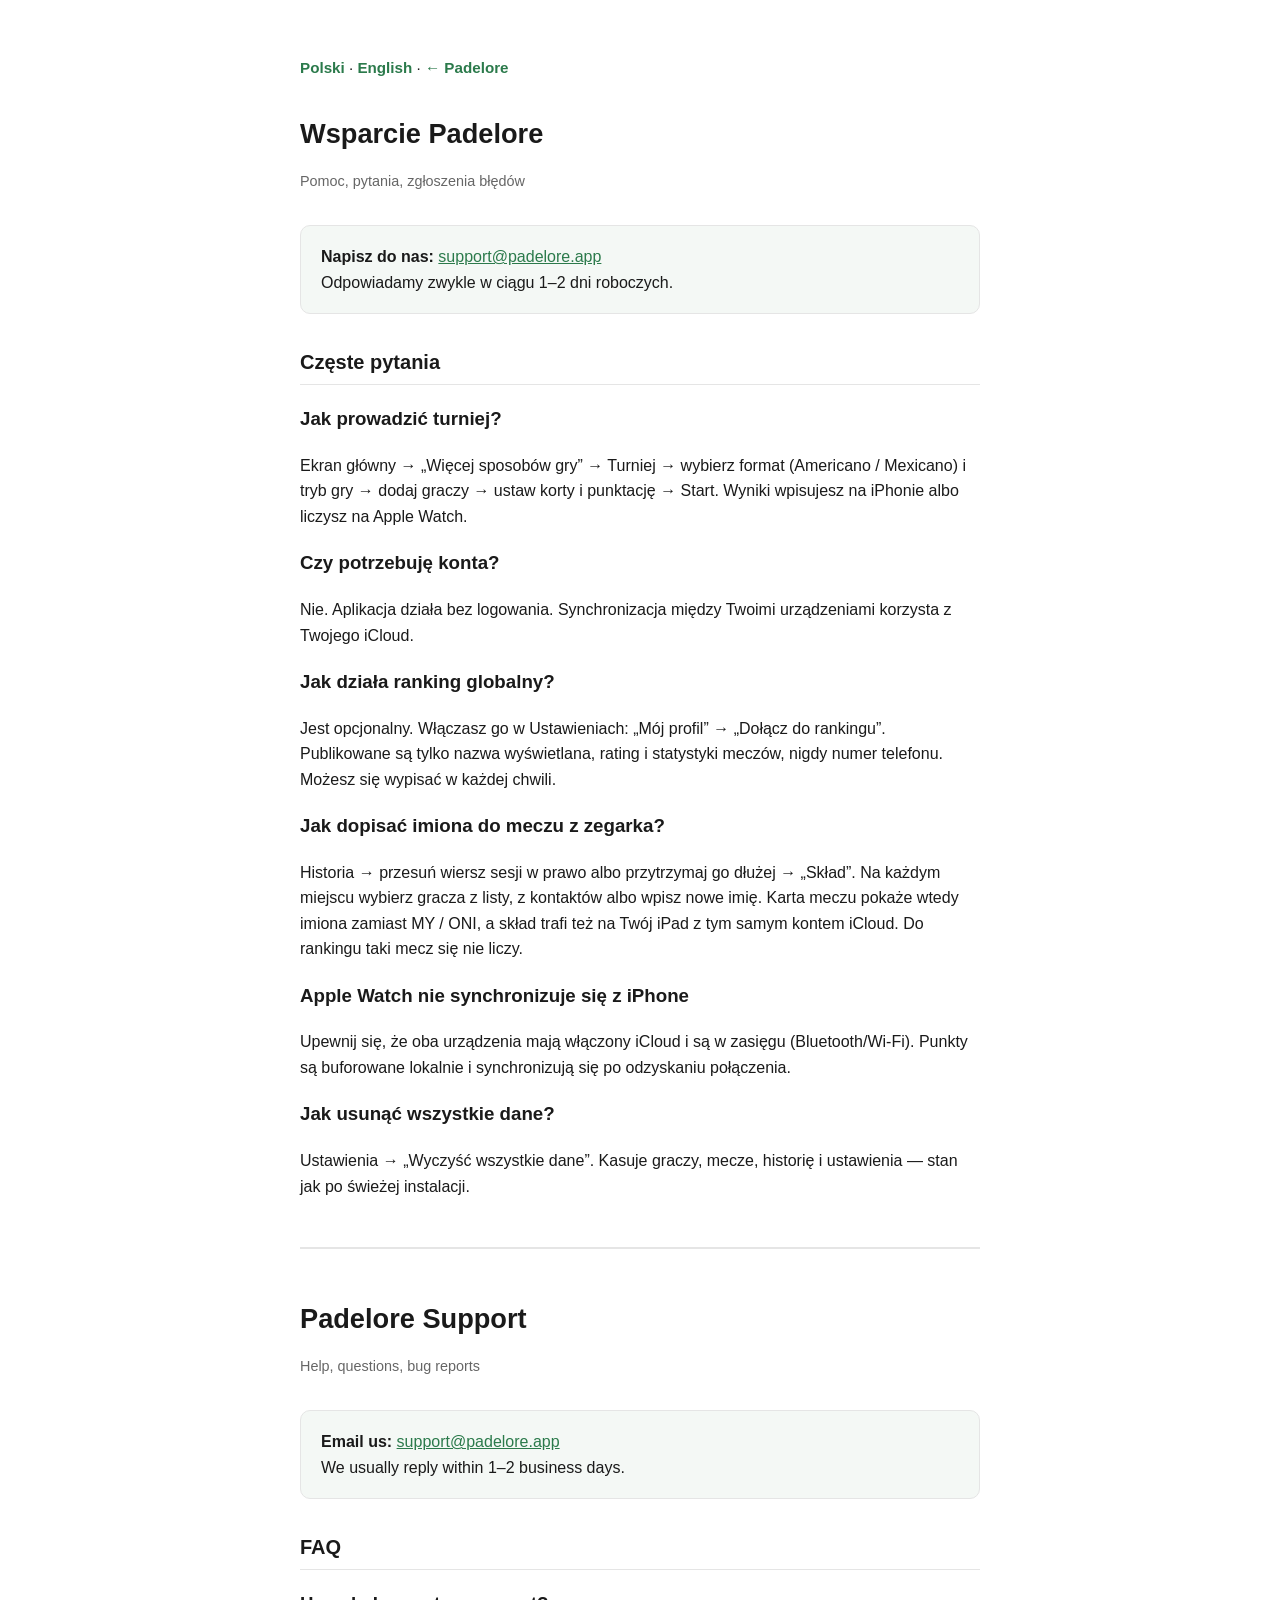
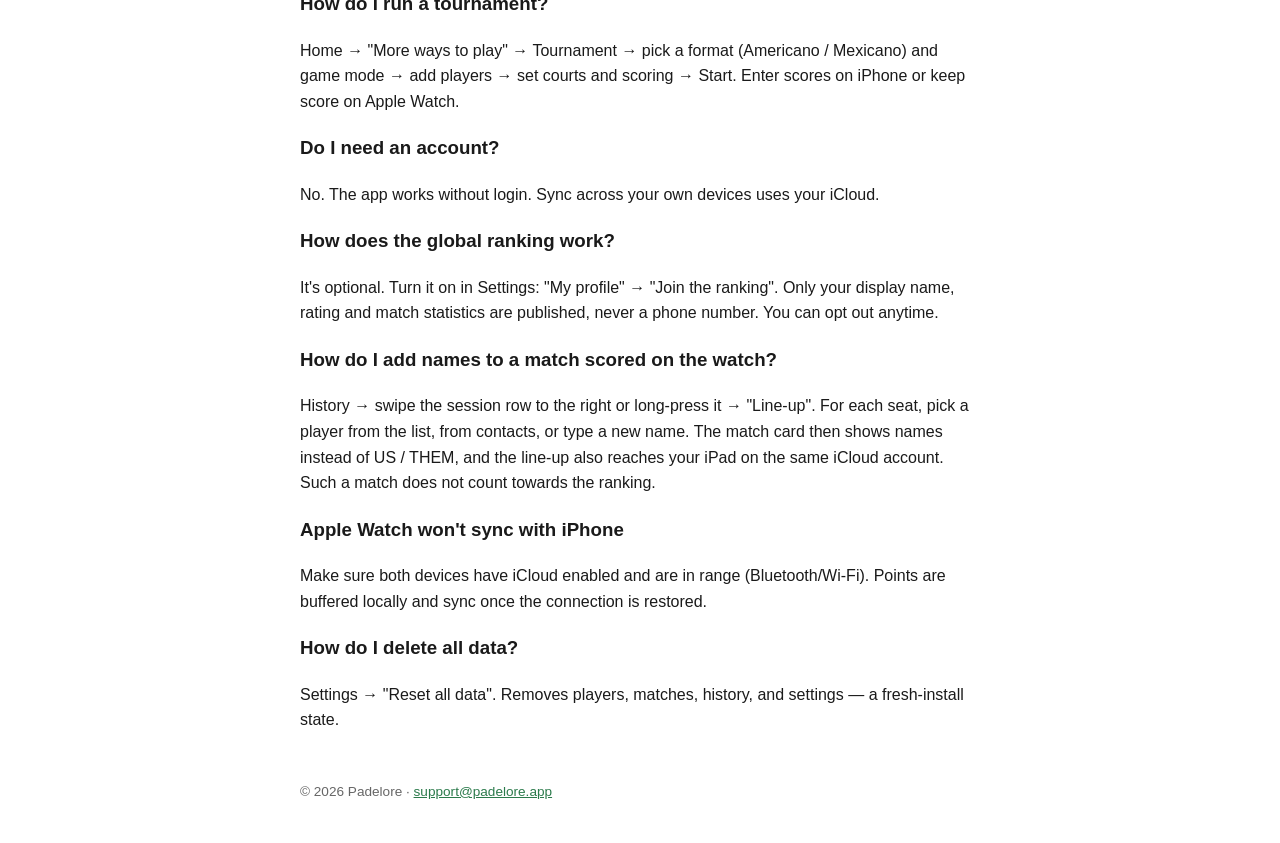
<file: support.html>
<!DOCTYPE html>
<html lang="pl">
<head>
<meta charset="UTF-8">
<meta name="viewport" content="width=device-width, initial-scale=1.0">
<meta name="apple-itunes-app" content="app-id=6778968043">
<title>Padelore — Wsparcie / Support</title>
<style>
  :root { --ink:#1a1a1a; --soft:#666; --line:#e5e5e5; --accent:#2b7a4b; }
  * { box-sizing:border-box; }
  body { font-family:-apple-system,BlinkMacSystemFont,"Segoe UI",Roboto,Helvetica,Arial,sans-serif;
         color:var(--ink); line-height:1.6; max-width:720px; margin:0 auto; padding:40px 20px; }
  h1 { font-size:1.7rem; margin-bottom:4px; }
  h2 { font-size:1.25rem; margin-top:2rem; border-bottom:1px solid var(--line); padding-bottom:6px; }
  .meta { color:var(--soft); font-size:.9rem; margin-bottom:2rem; }
  .lang-switch { margin:1rem 0 2rem; font-size:.95rem; }
  .lang-switch a { color:var(--accent); text-decoration:none; font-weight:600; }
  .contact { background:#f4f8f5; border:1px solid var(--line); border-radius:10px; padding:18px 20px; margin:1.5rem 0; }
  a { color:var(--accent); }
  ul { padding-left:1.2rem; }
  li { margin:.35rem 0; }
  .divider { margin:3rem 0; border:0; border-top:2px solid var(--line); }
  footer { margin-top:3rem; color:var(--soft); font-size:.85rem; }
</style>
</head>
<body>

<div class="lang-switch"><a href="#pl">Polski</a> · <a href="#en">English</a> · <a href="index.html">← Padelore</a></div>

<section id="pl">
<h1>Wsparcie Padelore</h1>
<p class="meta">Pomoc, pytania, zgłoszenia błędów</p>

<div class="contact">
  <strong>Napisz do nas:</strong> <a href="mailto:support@padelore.app">support@padelore.app</a><br>
  Odpowiadamy zwykle w ciągu 1–2 dni roboczych.
</div>

<h2>Częste pytania</h2>

<h3>Jak prowadzić turniej?</h3>
<p>Ekran główny → „Więcej sposobów gry” → Turniej → wybierz format (Americano / Mexicano) i tryb gry → dodaj graczy → ustaw korty i punktację → Start. Wyniki wpisujesz na iPhonie albo liczysz na Apple Watch.</p>

<h3>Czy potrzebuję konta?</h3>
<p>Nie. Aplikacja działa bez logowania. Synchronizacja między Twoimi urządzeniami korzysta z Twojego iCloud.</p>

<h3>Jak działa ranking globalny?</h3>
<p>Jest opcjonalny. Włączasz go w Ustawieniach: „Mój profil” → „Dołącz do rankingu”. Publikowane są tylko nazwa wyświetlana, rating i statystyki meczów, nigdy numer telefonu. Możesz się wypisać w każdej chwili.</p>

<h3>Jak dopisać imiona do meczu z zegarka?</h3>
<p>Historia → przesuń wiersz sesji w prawo albo przytrzymaj go dłużej → „Skład”. Na każdym miejscu wybierz gracza z listy, z kontaktów albo wpisz nowe imię. Karta meczu pokaże wtedy imiona zamiast MY / ONI, a skład trafi też na Twój iPad z tym samym kontem iCloud. Do rankingu taki mecz się nie liczy.</p>

<h3>Apple Watch nie synchronizuje się z iPhone</h3>
<p>Upewnij się, że oba urządzenia mają włączony iCloud i są w zasięgu (Bluetooth/Wi-Fi). Punkty są buforowane lokalnie i synchronizują się po odzyskaniu połączenia.</p>

<h3>Jak usunąć wszystkie dane?</h3>
<p>Ustawienia → „Wyczyść wszystkie dane”. Kasuje graczy, mecze, historię i ustawienia — stan jak po świeżej instalacji.</p>
</section>

<hr class="divider">

<section id="en">
<h1>Padelore Support</h1>
<p class="meta">Help, questions, bug reports</p>

<div class="contact">
  <strong>Email us:</strong> <a href="mailto:support@padelore.app">support@padelore.app</a><br>
  We usually reply within 1–2 business days.
</div>

<h2>FAQ</h2>

<h3>How do I run a tournament?</h3>
<p>Home → "More ways to play" → Tournament → pick a format (Americano / Mexicano) and game mode → add players → set courts and scoring → Start. Enter scores on iPhone or keep score on Apple Watch.</p>

<h3>Do I need an account?</h3>
<p>No. The app works without login. Sync across your own devices uses your iCloud.</p>

<h3>How does the global ranking work?</h3>
<p>It's optional. Turn it on in Settings: "My profile" → "Join the ranking". Only your display name, rating and match statistics are published, never a phone number. You can opt out anytime.</p>

<h3>How do I add names to a match scored on the watch?</h3>
<p>History → swipe the session row to the right or long-press it → "Line-up". For each seat, pick a player from the list, from contacts, or type a new name. The match card then shows names instead of US / THEM, and the line-up also reaches your iPad on the same iCloud account. Such a match does not count towards the ranking.</p>

<h3>Apple Watch won't sync with iPhone</h3>
<p>Make sure both devices have iCloud enabled and are in range (Bluetooth/Wi-Fi). Points are buffered locally and sync once the connection is restored.</p>

<h3>How do I delete all data?</h3>
<p>Settings → "Reset all data". Removes players, matches, history, and settings — a fresh-install state.</p>
</section>

<footer>© 2026 Padelore · <a href="mailto:support@padelore.app">support@padelore.app</a></footer>

</body>
</html>
</file>
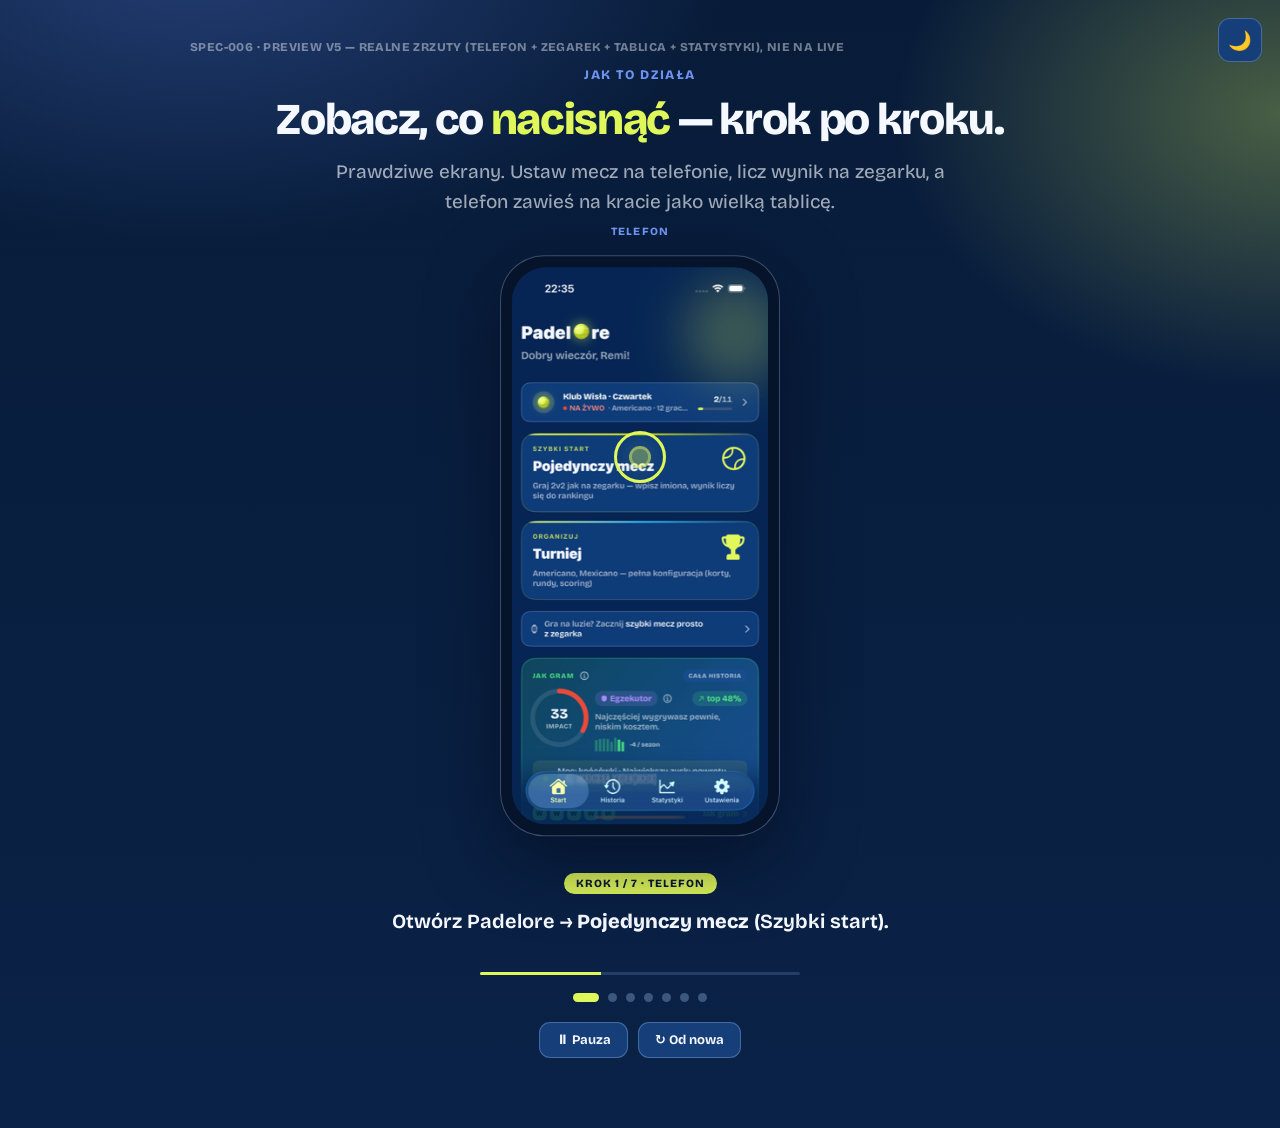
<file: docs/specs/preview/SPEC-006-onboarding-animation.html>
<!doctype html>
<html lang="pl" data-theme="dark">
<head>
<meta charset="utf-8">
<meta name="viewport" content="width=device-width,initial-scale=1">
<title>SPEC-006 · Preview — animacja „krok po kroku" (v5, telefon + zegarek + tablica + statystyki)</title>
<link rel="preconnect" href="https://fonts.googleapis.com">
<link rel="preconnect" href="https://fonts.gstatic.com" crossorigin>
<link href="https://fonts.googleapis.com/css2?family=Bricolage+Grotesque:opsz,wght@12..96,400..800&display=swap" rel="stylesheet">
<style>
:root{
  --card:#163E78; --ink:#F5F8FF; --ink-soft:rgba(245,248,255,.64); --ink-faint:rgba(245,248,255,.44);
  --primary:#5980E6; --primary-2:#6E92F0; --accent:#E0F75A; --on-accent:#0A1A33;
  --card-border:rgba(180,210,255,.20); --sep:rgba(180,210,255,.16); --sep-strong:rgba(180,210,255,.30);
  --page:#081C39; --page-2:#0A2247; --primary-glow:rgba(89,128,230,.35); --glow:rgba(224,247,90,.30);
  --shadow-l:0 24px 70px rgba(2,10,26,.6); --font:"Bricolage Grotesque",-apple-system,system-ui,sans-serif;
  --chassis:#05132b;
}
html[data-theme="light"]{
  --card:#FFF; --ink:#0E1730; --ink-soft:rgba(14,23,48,.64); --ink-faint:rgba(14,23,48,.46);
  --primary:#1B49B8; --primary-2:#2F6BE0; --accent:#1B49B8; --on-accent:#FFF;
  --card-border:#E2E8F2; --sep:#E6EBF3; --sep-strong:#D7DEEA;
  --page:#EEF2F9; --page-2:#F7F9FC; --primary-glow:rgba(27,73,184,.20); --glow:rgba(27,73,184,.16);
  --shadow-l:0 24px 60px rgba(20,40,90,.14); --chassis:#0E1730;
}
*{box-sizing:border-box;margin:0;padding:0}
body{font-family:var(--font);color:var(--ink);background:
  radial-gradient(900px 500px at 15% -5%,var(--primary-glow),transparent 60%),
  radial-gradient(700px 500px at 100% 10%,var(--glow),transparent 55%),
  linear-gradient(180deg,var(--page),var(--page-2));min-height:100vh;padding:40px 20px 70px;-webkit-font-smoothing:antialiased}
.preview-note{max-width:900px;margin:0 auto 10px;font-size:12px;color:var(--ink-faint);letter-spacing:.4px;text-transform:uppercase;font-weight:800}
.theme-btn{position:fixed;top:18px;right:18px;width:44px;height:44px;border-radius:12px;border:1.5px solid var(--sep-strong);background:var(--card);color:var(--ink);font-size:19px;cursor:pointer;z-index:20}

.demo{max-width:920px;margin:0 auto;text-align:center}
.demo .kicker{font-size:13px;font-weight:800;letter-spacing:1.4px;text-transform:uppercase;color:var(--primary-2)}
.demo h2{font-size:clamp(28px,4.4vw,44px);font-weight:800;letter-spacing:-.03em;line-height:1.05;margin:14px 0 14px}
.demo h2 .hl{color:var(--accent)} html[data-theme="light"] .demo h2 .hl{color:var(--primary)}
.demo .lead{font-size:clamp(16px,1.7vw,19px);color:var(--ink-soft);max-width:54ch;margin:0 auto;line-height:1.55;font-weight:450}

.stage{margin:30px auto 0;position:relative;height:600px;display:flex;align-items:center;justify-content:center}
.dev{position:absolute;left:50%;top:50%;transform:translate(-50%,-50%) scale(.96);opacity:0;transition:opacity .5s ease,transform .5s ease;pointer-events:none}
.dev.on{opacity:1;transform:translate(-50%,-50%) scale(1)}
.dev-tag{position:absolute;top:-30px;left:50%;transform:translateX(-50%);font-size:11px;font-weight:800;letter-spacing:1.2px;text-transform:uppercase;color:var(--primary-2);white-space:nowrap}

/* phone (portrait) */
.dphone .phone{width:280px;border-radius:44px;background:var(--chassis);padding:11px;box-shadow:var(--shadow-l);border:1px solid var(--sep-strong)}
.dphone .screen{position:relative;border-radius:34px;overflow:hidden;aspect-ratio:294/640;background:#0B234A}
.dphone .screen img{position:absolute;inset:0;width:100%;height:100%;object-fit:cover;opacity:0;transition:opacity .45s ease}
.dphone .screen img.show{opacity:1}

/* watch */
.dwatch .case{width:206px;border-radius:56px;background:linear-gradient(145deg,#33383f,#0b0d11 62%);padding:12px 11px;box-shadow:var(--shadow-l),inset 0 1px 1px rgba(255,255,255,.1),inset 0 0 0 1px rgba(0,0,0,.6);position:relative}
.dwatch .crown{position:absolute;right:-3px;top:34%;width:6px;height:26px;border-radius:3px;background:linear-gradient(90deg,#4a4f57,#181b20)}
.dwatch .sbtn{position:absolute;right:-2px;top:54%;width:4px;height:32px;border-radius:3px;background:linear-gradient(90deg,#31353b,#15171b)}
.dwatch .band{height:26px;margin:0 auto;width:120px;background:linear-gradient(180deg,#26292e,#111316)}
.dwatch .band.t{margin-bottom:-6px;border-radius:14px 14px 0 0}.dwatch .band.b{margin-top:-6px;border-radius:0 0 14px 14px}
.dwatch .wscreen{border-radius:44px;overflow:hidden;aspect-ratio:416/496;background:#000}
.dwatch .wscreen img{width:100%;height:100%;object-fit:cover}

/* fence (landscape) */
.dfence .lphone{width:470px;border-radius:32px;background:var(--chassis);padding:9px;box-shadow:var(--shadow-l);border:1px solid var(--sep-strong)}
.dfence .lscreen{border-radius:24px;overflow:hidden;aspect-ratio:1000/460;background:#0B234A}
.dfence .lscreen img{width:100%;height:100%;object-fit:cover;display:block}

/* tap */
.tap{position:absolute;width:52px;height:52px;transform:translate(-50%,-50%);pointer-events:none;z-index:8;opacity:0;transition:opacity .3s}
.tap.on{opacity:1}
.tap .ring{position:absolute;inset:0;border-radius:50%;border:3px solid var(--accent);animation:tr 1.5s ease-out infinite}
.tap .dot{position:absolute;inset:18px;border-radius:50%;background:rgba(224,247,90,.35);box-shadow:0 0 0 3px rgba(224,247,90,.6),0 0 20px var(--glow)}
@keyframes tr{0%{transform:scale(.55);opacity:.95}100%{transform:scale(1.7);opacity:0}}

.cap{margin:26px auto 0;max-width:540px;min-height:80px}
.cap .badge{display:inline-flex;align-items:center;gap:7px;font-size:11px;font-weight:800;letter-spacing:1px;text-transform:uppercase;color:var(--on-accent);background:var(--accent);padding:4px 12px;border-radius:20px}
.cap .txt{font-size:clamp(16px,2vw,20px);font-weight:650;margin-top:13px;line-height:1.4;transition:opacity .3s}
.cap .txt b{font-weight:800}
.progress{max-width:320px;height:3px;border-radius:3px;background:var(--sep);margin:20px auto 0;overflow:hidden}
.progress i{display:block;height:100%;width:0;background:var(--accent)} html[data-theme="light"] .progress i{background:var(--primary)}
.dots{display:flex;gap:9px;justify-content:center;margin-top:18px}
.dots button{width:9px;height:9px;border-radius:50%;border:none;background:var(--sep-strong);cursor:pointer;padding:0;transition:.25s}
.dots button.act{background:var(--accent);width:26px;border-radius:6px} html[data-theme="light"] .dots button.act{background:var(--primary)}
.ctrls{margin-top:20px;display:flex;gap:10px;justify-content:center}
.ctrls button{background:var(--card);border:1.5px solid var(--sep-strong);color:var(--ink);font-family:var(--font);font-weight:700;font-size:13px;padding:9px 16px;border-radius:11px;cursor:pointer}
.ctrls button:hover{border-color:var(--primary)}
@media(prefers-reduced-motion:reduce){.tap .ring{animation:none}}
</style>
</head>
<body>
<button class="theme-btn" id="themeBtn" title="Dark / light">🌙</button>
<div class="preview-note">SPEC-006 · Preview v5 — REALNE zrzuty (telefon + zegarek + tablica + statystyki), nie na live</div>

<section class="demo">
  <span class="kicker">Jak to działa</span>
  <h2>Zobacz, co <span class="hl">nacisnąć</span> — krok po kroku.</h2>
  <p class="lead">Prawdziwe ekrany. Ustaw mecz na telefonie, licz wynik na zegarku, a telefon zawieś na kracie jako wielką tablicę.</p>

  <div class="stage" id="stage">
    <!-- PHONE -->
    <div class="dev dphone on" data-dev="phone">
      <div class="dev-tag">Telefon</div>
      <div class="phone"><div class="screen" id="phoneScreen">
        <img data-i="0" src="/assets/demo/demo-1.png" alt="Home — Pojedynczy mecz">
        <img data-i="1" src="/assets/demo/demo-2.png" alt="Gracze 2v2">
        <img data-i="2" src="/assets/demo/demo-3.png" alt="Ustawienia — punktacja">
        <img data-i="3" src="/assets/demo/demo-5.png" alt="Karta meczu">
        <img data-i="4" src="/assets/demo/demo-6.png" alt="Statystyki po meczu — Twoje ciało">
      </div></div>
    </div>
    <!-- WATCH -->
    <div class="dev dwatch" data-dev="watch">
      <div class="dev-tag">Zegarek</div>
      <div class="case"><div class="crown"></div><div class="sbtn"></div>
        <div class="band t"></div>
        <div class="wscreen"><img src="/assets/demo/demo-watch.png" alt="Wynik na Apple Watch"></div>
        <div class="band b"></div>
      </div>
    </div>
    <!-- FENCE / TABLICA -->
    <div class="dev dfence" data-dev="fence">
      <div class="dev-tag">Tablica na kracie</div>
      <div class="lphone"><div class="lscreen"><img src="/assets/demo/demo-fence.png" alt="Tablica wyników na kracie"></div></div>
    </div>

    <div class="tap" id="tap"><span class="ring"></span><span class="dot"></span></div>
  </div>

  <div class="cap"><span class="badge" id="capBadge"></span><div class="txt" id="capTxt"></div></div>
  <div class="progress"><i id="prog"></i></div>
  <div class="dots" id="dots"></div>
  <div class="ctrls"><button id="playBtn">⏸ Pauza</button><button id="restartBtn">↻ Od nowa</button></div>
</section>

<script>
// dev: 'phone'|'watch'|'fence'; img: index warstwy telefonu; tap:[x%,y%] w ekranie aktywnego urządzenia
const STEPS = [
  {dev:'phone', img:0, tap:[50,34], badge:'Telefon',        txt:'Otwórz Padelore → <b>Pojedynczy mecz</b> (Szybki start).'},
  {dev:'phone', img:1, tap:[65,90], badge:'Telefon',        txt:'Ustaw pary — Ty, partner, rywale — i <b>Dalej · konfiguracja</b>.'},
  {dev:'phone', img:2, tap:[50,90], badge:'Telefon',        txt:'Wybierz punktację (np. <b>21</b>) i <b>Rozpocznij mecz</b>.'},
  {dev:'watch',        tap:[50,78], badge:'Zegarek',        txt:'Wynik zapisujesz <b>na nadgarstku</b> — tapnij swoją stronę (MY) na zegarku.'},
  {dev:'fence',        tap:null,    badge:'Tablica',        txt:'Telefon zawieszasz na kracie — <b>wielki wynik</b> widoczny z drugiego końca kortu.'},
  {dev:'phone', img:3, tap:null,    badge:'Telefon',        txt:'Koniec meczu → <b>karta meczu</b>: wynik, sety, kluczowe momenty.'},
  {dev:'phone', img:4, tap:null,    badge:'Statystyki',     txt:'Zjeżdżasz niżej → <b>ile Cię kosztował</b>: wysiłek, strefy tętna, regeneracja.'},
];
const DUR = 3400;
let i=0, playing=true, timer=null, progRAF=null, progStart=0;
const devs={phone:document.querySelector('.dphone'),watch:document.querySelector('.dwatch'),fence:document.querySelector('.dfence')};
const phoneImgs=[...document.querySelectorAll('#phoneScreen img')];
const stage=document.getElementById('stage'), tap=document.getElementById('tap');
const capBadge=document.getElementById('capBadge'), capTxt=document.getElementById('capTxt');
const prog=document.getElementById('prog'), dotsEl=document.getElementById('dots'), playBtn=document.getElementById('playBtn');
STEPS.forEach((_,n)=>{const b=document.createElement('button');b.onclick=()=>go(n);dotsEl.appendChild(b);});
const dots=[...dotsEl.children];
function screenOf(dev){return dev==='phone'?document.getElementById('phoneScreen'):dev==='watch'?document.querySelector('.dwatch .wscreen'):document.querySelector('.dfence .lscreen');}
function placeTap(s){
  if(!s.tap){tap.classList.remove('on');return;}
  const sc=screenOf(s.dev).getBoundingClientRect(), sr=stage.getBoundingClientRect();
  tap.style.left=(sc.left-sr.left+sc.width*s.tap[0]/100)+'px';
  tap.style.top=(sc.top-sr.top+sc.height*s.tap[1]/100)+'px';
  tap.classList.add('on');
}
function startProg(){cancelAnimationFrame(progRAF);progStart=null;
  function f(t){if(progStart===null)progStart=t;const p=Math.min(1,(t-progStart)/DUR);prog.style.width=(p*100)+'%';if(p<1&&playing)progRAF=requestAnimationFrame(f);}
  progRAF=requestAnimationFrame(f);}
function render(){
  const s=STEPS[i];
  Object.entries(devs).forEach(([k,el])=>el.classList.toggle('on',k===s.dev));
  if(s.dev==='phone') phoneImgs.forEach((im,n)=>im.classList.toggle('show',n===s.img));
  capBadge.textContent='Krok '+(i+1)+' / '+STEPS.length+' · '+s.badge;
  capTxt.style.opacity=0; setTimeout(()=>{capTxt.innerHTML=s.txt;capTxt.style.opacity=1;},150);
  dots.forEach((d,n)=>d.classList.toggle('act',n===i));
  tap.classList.remove('on'); setTimeout(()=>placeTap(s),560);
  startProg();
}
function go(n){i=(n+STEPS.length)%STEPS.length;render();schedule();}
function schedule(){clearTimeout(timer);if(playing)timer=setTimeout(()=>go(i+1),DUR);}
function setPlaying(p){playing=p;playBtn.textContent=p?'⏸ Pauza':'▶ Odtwórz';if(p){schedule();startProg();}else{clearTimeout(timer);cancelAnimationFrame(progRAF);}}
playBtn.onclick=()=>setPlaying(!playing);
document.getElementById('restartBtn').onclick=()=>{setPlaying(true);go(0);};
window.addEventListener('resize',()=>placeTap(STEPS[i]));
const tb=document.getElementById('themeBtn');
tb.onclick=()=>{const d=document.documentElement.getAttribute('data-theme')==='dark';document.documentElement.setAttribute('data-theme',d?'light':'dark');tb.textContent=d?'☀️':'🌙';placeTap(STEPS[i]);};
render();schedule();
</script>
</body>
</html>
</file>
<file: ds.css>
/* ===========================================================================
   Padelore — Landing  ·  Stadium DS (Court Material dark / Glass Box light)
   Tokens mirror AppTheme.swift. Dark is default; [data-theme="light"] overrides.
   =========================================================================== */

:root{
  /* dark — Court Material */
  --surface:#0E2A55; --surface-2:#0B2247; --card:#163E78; --card-2:#12356A;
  --elevated:#1F4F92; --elevated-2:#265FB1;
  --ink:#F5F8FF; --ink-soft:rgba(245,248,255,.64); --ink-faint:rgba(245,248,255,.44); --ink-ghost:rgba(245,248,255,.26);
  --primary:#5980E6; --primary-2:#6E92F0;
  --accent:#E0F75A; --on-accent:#0A1A33; --accent-soft:rgba(224,247,90,.14);
  --secondary:#FFD700; --sky:#38BDF8; --green:#4ADE80; --pink:#F472B6; --violet:#A78BFA; --orange:#FB923C;
  --sep:rgba(180,210,255,.16); --sep-strong:rgba(180,210,255,.30); --card-border:rgba(180,210,255,.20);
  --line:rgba(180,210,255,.30);
  --page:#081C39; --page-2:#0A2247;
  --glow:rgba(224,247,90,.30); --primary-glow:rgba(89,128,230,.35);
  --shadow-s:0 1px 2px rgba(3,12,30,.4), 0 6px 18px rgba(3,12,30,.35);
  --shadow-l:0 24px 70px rgba(2,10,26,.6);
  --shadow-cta:0 10px 30px rgba(224,247,90,.30);
  --cta-bg:var(--accent); --cta-ink:var(--on-accent);
  --nav-bg:rgba(11,28,57,.72);
  --court-line:rgba(180,210,255,.5);
  --hero-blob-a:rgba(89,128,230,.55); --hero-blob-b:rgba(56,189,248,.4); --hero-blob-c:rgba(224,247,90,.22);
  --font:"Bricolage Grotesque",-apple-system,BlinkMacSystemFont,system-ui,"Segoe UI",sans-serif;
  --font-score:"Nunito",ui-rounded,"SF Pro Rounded",system-ui,sans-serif;
  --maxw:1180px;
}

html[data-theme="light"]{
  --surface:#FFFFFF; --surface-2:#F4F6FA; --card:#FFFFFF; --card-2:#F7F9FC;
  --elevated:#F4F6FA; --elevated-2:#E7ECF3;
  --ink:#0E1730; --ink-soft:rgba(14,23,48,.64); --ink-faint:rgba(14,23,48,.46); --ink-ghost:rgba(14,23,48,.28);
  --primary:#1B49B8; --primary-2:#2F6BE0;
  --accent:#1B49B8; --on-accent:#FFFFFF; --accent-soft:rgba(27,73,184,.08);
  --secondary:#CA8A04; --sky:#0EA5E9; --green:#059669; --pink:#DB2777; --violet:#7C3AED; --orange:#EA580C;
  --sep:#E6EBF3; --sep-strong:#D7DEEA; --card-border:#E2E8F2;
  --line:#D7DEEA;
  --page:#EDF1F7; --page-2:#E4EAF3;
  --glow:rgba(27,73,184,.18); --primary-glow:rgba(27,73,184,.22);
  --shadow-s:0 1px 2px rgba(20,40,80,.05), 0 8px 24px rgba(20,40,80,.08);
  --shadow-l:0 30px 70px rgba(20,40,80,.16);
  --shadow-cta:0 12px 30px rgba(27,73,184,.26);
  --cta-bg:var(--primary); --cta-ink:#FFFFFF;
  --nav-bg:rgba(255,255,255,.78);
  --court-line:rgba(27,73,184,.22);
  --hero-blob-a:rgba(47,107,224,.22); --hero-blob-b:rgba(14,165,233,.16); --hero-blob-c:rgba(202,138,4,.12);
}

*{box-sizing:border-box;margin:0;padding:0}
html{scroll-behavior:smooth;scroll-padding-top:84px}
body{
  font-family:var(--font); color:var(--ink); background:var(--page);
  -webkit-font-smoothing:antialiased; line-height:1.5; overflow-x:hidden;
}
a{color:inherit;text-decoration:none}
img,svg{display:block;max-width:100%}
::selection{background:var(--accent);color:var(--on-accent)}

/* ---- page background field ---- */
.bgfield{position:fixed;inset:0;z-index:-2;background:
  radial-gradient(1100px 700px at 50% -10%, var(--page-2) 0%, transparent 60%),
  radial-gradient(900px 700px at 90% 110%, var(--page-2) 0%, transparent 55%),
  var(--page);}
.bgfield::after{content:"";position:absolute;inset:0;opacity:.5;
  background-image:radial-gradient(var(--sep) 1px, transparent 1px);background-size:46px 46px;
  mask-image:radial-gradient(ellipse at 50% 30%, #000 0%, transparent 75%);}

/* ---- layout ---- */
.wrap{max-width:var(--maxw);margin:0 auto;padding:0 28px}
section{position:relative}
.sec{padding:108px 0}
.sec-tight{padding:72px 0}
@media(max-width:760px){.sec{padding:72px 0}.wrap{padding:0 20px}}

.eyebrow{display:inline-flex;align-items:center;gap:8px;font-size:12.5px;font-weight:800;letter-spacing:1.6px;text-transform:uppercase;color:var(--primary-2)}
.eyebrow::before{content:"";width:22px;height:2px;border-radius:2px;background:var(--primary-2)}
.kicker{font-size:13px;font-weight:800;letter-spacing:1.4px;text-transform:uppercase;color:var(--primary-2)}

h1,h2,h3{letter-spacing:-.025em;line-height:1.04;font-weight:860}
.h-display{font-size:clamp(40px,6.4vw,78px);font-weight:880;letter-spacing:-.035em;line-height:1}
.h2{font-size:clamp(30px,4.2vw,52px);font-weight:870;line-height:1.04}
.lead{font-size:clamp(17px,1.7vw,21px);color:var(--ink-soft);font-weight:450;line-height:1.55;max-width:60ch;text-wrap:pretty}
.muted{color:var(--ink-soft)}
.sec-head{max-width:720px;margin-bottom:54px}
.sec-head .h2{margin:16px 0 16px}
.center{text-align:center;margin-left:auto;margin-right:auto}

/* ---- buttons ---- */
.btn{display:inline-flex;align-items:center;gap:10px;height:54px;padding:0 26px;border-radius:15px;
  font-family:var(--font);font-size:16px;font-weight:800;cursor:pointer;border:none;transition:transform .16s ease, box-shadow .2s ease, background .2s;white-space:nowrap}
.btn:active{transform:scale(.98)}
.btn-primary{background:var(--cta-bg);color:var(--cta-ink);box-shadow:var(--shadow-cta)}
.btn-primary:hover{transform:translateY(-2px);box-shadow:0 16px 40px var(--glow)}
.btn-ghost{background:transparent;color:var(--ink);border:1.5px solid var(--sep-strong)}
.btn-ghost:hover{border-color:var(--primary);color:var(--primary-2);background:var(--accent-soft)}
.btn-sm{height:44px;padding:0 18px;font-size:14.5px;border-radius:12px}

/* ---- nav ---- */
.nav{position:fixed;top:0;left:0;right:0;z-index:50;backdrop-filter:saturate(160%) blur(16px);
  background:var(--nav-bg);border-bottom:1px solid var(--sep)}
.nav-in{max-width:var(--maxw);margin:0 auto;padding:0 28px;height:68px;display:flex;align-items:center;gap:24px}
.brand{display:inline-flex;align-items:center;gap:0;font-size:22px;font-weight:880;letter-spacing:-.03em;color:var(--text)}
.brand-ball{display:inline-block;width:.62em;height:.62em;margin:0 .015em;border-radius:50%;background:radial-gradient(circle at 35% 30%,#F4FF8A,#D7E817 60%,#9fb016);box-shadow:0 0 12px rgba(224,247,90,.55);position:relative;top:.055em}
.nav-links{display:flex;gap:26px;margin-left:24px}
.nav-links a{font-size:14.5px;font-weight:650;color:var(--ink-soft)}
.nav-links a:hover{color:var(--ink)}
.nav-right{margin-left:auto;display:flex;align-items:center;gap:12px}
.theme-btn{width:44px;height:44px;border-radius:12px;border:1.5px solid var(--sep-strong);background:transparent;color:var(--ink-soft);display:flex;align-items:center;justify-content:center;cursor:pointer;transition:.18s}
.theme-btn:hover{color:var(--ink);border-color:var(--primary)}
@media(max-width:860px){.nav-links{display:none}}

/* ---- wordmark ball ---- */
.ball{width:26px;height:26px;border-radius:50%;flex-shrink:0;position:relative;
  background:radial-gradient(circle at 34% 30%, #F4FFB0, var(--accent) 58%, #BcC947);
  box-shadow:0 0 16px var(--glow)}
.ball::after{content:"";position:absolute;inset:0;border-radius:50%;
  background:linear-gradient(135deg,transparent 45%,rgba(10,26,51,.45) 45%,rgba(10,26,51,.45) 55%,transparent 55%)}
html[data-theme="light"] .ball{background:radial-gradient(circle at 34% 30%, #EAFF8F, #C9E14B 58%, #9bb22f);box-shadow:0 0 16px rgba(180,201,71,.5)}

/* ---- hero ---- */
.hero{padding:148px 0 60px;position:relative;overflow:hidden}
.hero-grid{display:grid;grid-template-columns:1.05fr .95fr;gap:40px;align-items:center}
@media(max-width:940px){.hero-grid{grid-template-columns:1fr;gap:30px}.hero{padding:128px 0 30px}}
.hero h1{margin:18px 0 22px}
.hero .grad{color:var(--accent)}
.hero-cta{display:flex;gap:14px;margin-top:32px;flex-wrap:wrap}

.hero-blobs{position:absolute;inset:-10% -10% auto -10%;height:120%;z-index:-1;filter:blur(10px);pointer-events:none}

/* ---- chips / pills ---- */
.pill{display:inline-flex;align-items:center;gap:8px;height:32px;padding:0 13px;border-radius:999px;font-size:12.5px;font-weight:750;color:var(--ink-soft);background:var(--accent-soft);border:1px solid var(--card-border)}
.pill .dot{width:7px;height:7px;border-radius:50%;background:var(--green)}

/* ---- cards ---- */
.card{background:var(--card);border:1px solid var(--card-border);border-radius:22px;box-shadow:var(--shadow-s)}
.glass{background:color-mix(in oklab,var(--card) 86%,transparent);backdrop-filter:blur(8px)}

/* benefit grid */
.bgrid{display:grid;grid-template-columns:repeat(3,1fr);gap:18px}
@media(max-width:920px){.bgrid{grid-template-columns:repeat(2,1fr)}}
@media(max-width:600px){.bgrid{grid-template-columns:1fr}}
.benefit{padding:26px 24px;border-radius:20px;background:var(--card);border:1px solid var(--card-border);box-shadow:var(--shadow-s);transition:transform .2s, border-color .2s}
.benefit:hover{transform:translateY(-4px);border-color:var(--primary)}
.benefit .ic{width:50px;height:50px;border-radius:14px;display:flex;align-items:center;justify-content:center;margin-bottom:18px;
  background:color-mix(in oklab,var(--tint,#5980E6) 18%,transparent);color:var(--tint,#5980E6);border:1px solid color-mix(in oklab,var(--tint,#5980E6) 30%,transparent)}
.benefit h3{font-size:19px;font-weight:820;margin-bottom:8px;letter-spacing:-.01em}
.benefit p{font-size:14.5px;color:var(--ink-soft);line-height:1.5}

/* ---- scenario rows ---- */
.scn{display:grid;grid-template-columns:1fr 1fr;gap:56px;align-items:center;margin-bottom:120px}
.scn:last-child{margin-bottom:0}
.scn.flip .scn-media{order:2}
@media(max-width:900px){.scn{grid-template-columns:1fr;gap:32px;margin-bottom:76px}.scn.flip .scn-media{order:0}}
.scn-num{font-size:13px;font-weight:850;letter-spacing:2px;color:var(--primary-2)}
.scn h3{font-size:clamp(24px,3vw,34px);font-weight:850;margin:14px 0 14px;letter-spacing:-.02em}
.scn p{font-size:16px;color:var(--ink-soft);line-height:1.6;max-width:48ch}
.scn-steps{list-style:none;margin-top:22px;display:flex;flex-direction:column;gap:12px}
.scn-steps li{display:flex;gap:13px;align-items:flex-start;font-size:14.5px;font-weight:600;color:var(--ink)}
.scn-steps .n{flex-shrink:0;width:25px;height:25px;border-radius:8px;background:var(--accent-soft);color:var(--primary-2);border:1px solid var(--card-border);display:flex;align-items:center;justify-content:center;font-size:12.5px;font-weight:850}
.scn-media{display:flex;align-items:center;justify-content:center;min-height:380px;position:relative}

/* ---- device mockups (static, on-brand) ---- */
.phone{width:300px;border-radius:42px;background:#05132b;padding:11px;box-shadow:var(--shadow-l);border:1px solid var(--sep-strong);position:relative}
html[data-theme="light"] .phone{background:#0E1730}
.phone-screen{border-radius:32px;overflow:hidden;background:var(--surface);position:relative;height:600px}
.phone-notch{position:absolute;top:11px;left:50%;transform:translateX(-50%);width:108px;height:26px;background:#05132b;border-radius:0 0 16px 16px;z-index:6}
html[data-theme="light"] .phone-notch{background:#0E1730}

.scr-pad{padding:46px 16px 16px}
.scr-eyebrow{font-size:9.5px;font-weight:800;letter-spacing:1.2px;text-transform:uppercase;color:var(--primary)}
.scr-title{font-size:21px;font-weight:880;letter-spacing:-.03em;margin-top:2px}

/* reveal */
.reveal{opacity:0;transform:translateY(26px);transition:opacity .7s cubic-bezier(.2,.7,.3,1), transform .7s cubic-bezier(.2,.7,.3,1)}
.reveal.in{opacity:1;transform:none}
.reveal.d1{transition-delay:.08s}.reveal.d2{transition-delay:.16s}.reveal.d3{transition-delay:.24s}
@media(prefers-reduced-motion:reduce){.reveal{opacity:1;transform:none;transition:none}}

/* ---- how it works ---- */
.steps3{display:grid;grid-template-columns:repeat(3,1fr);gap:20px}
@media(max-width:820px){.steps3{grid-template-columns:1fr}}
.step{padding:30px 26px;border-radius:20px;background:var(--card);border:1px solid var(--card-border);position:relative;overflow:hidden}
.step .big{font-size:54px;font-weight:880;line-height:1;letter-spacing:-.04em;color:var(--primary);opacity:.28}
.step h3{font-size:20px;font-weight:820;margin:14px 0 8px}
.step p{font-size:14.5px;color:var(--ink-soft);line-height:1.5}

/* ---- watch band ---- */
.band{border-radius:32px;padding:56px;background:
  radial-gradient(700px 380px at 12% 0%, var(--primary-glow), transparent 60%),
  linear-gradient(135deg,var(--card),var(--card-2));border:1px solid var(--card-border);box-shadow:var(--shadow-s);
  display:grid;grid-template-columns:1.1fr .9fr;gap:40px;align-items:center;overflow:hidden}
@media(max-width:840px){.band{grid-template-columns:1fr;padding:36px}}

/* ---- big CTA ---- */
.cta-band{border-radius:34px;padding:72px 48px;text-align:center;position:relative;overflow:hidden;
  background:linear-gradient(135deg,var(--primary),var(--sky));color:#fff;box-shadow:var(--shadow-l)}
html[data-theme="light"] .cta-band{background:linear-gradient(135deg,#1B49B8,#2F6BE0)}
.cta-band h2{font-size:clamp(30px,4.4vw,52px);font-weight:880;letter-spacing:-.03em;line-height:1.04;color:#fff}
.cta-band p{color:rgba(255,255,255,.86);font-size:18px;margin:16px auto 30px;max-width:46ch}
.cta-white{background:#fff;color:#0E2A55}
.cta-white:hover{background:#fff;box-shadow:0 16px 40px rgba(0,0,0,.25)}
/* Ghost button na ciemnym banerze CTA — biały w obu motywach (w light --ink robi się ciemny → nieczytelny na niebieskim tle) */
.cta-band .btn-ghost{color:#fff;border-color:rgba(255,255,255,.55)}
.cta-band .btn-ghost:hover{color:#fff;border-color:#fff;background:rgba(255,255,255,.14)}

/* ---- footer ---- */
.foot{border-top:1px solid var(--sep);padding:48px 0 60px}
.foot-in{display:flex;justify-content:space-between;gap:24px;flex-wrap:wrap;align-items:center}
.foot small{color:var(--ink-faint);font-size:13px}
.foot-links{display:flex;gap:22px}
.foot-links a{font-size:13.5px;color:var(--ink-soft);font-weight:600}
.foot-links a:hover{color:var(--ink)}

/* utility */
.stack-sm{display:flex;flex-direction:column;gap:6px}
.row{display:flex;align-items:center;gap:10px}
.tabnum{font-variant-numeric:tabular-nums}

/* ===== Akcesoria: uchwyty na kort (rozszerzalne karty produktów) ===== */
.mount-grid{display:grid;grid-template-columns:repeat(auto-fill,minmax(270px,320px));gap:20px;justify-content:center;max-width:940px;margin:0 auto}
.mount-card{display:flex;flex-direction:column;background:var(--card);border:1px solid var(--card-border);border-radius:20px;overflow:hidden;box-shadow:var(--shadow-s);transition:.2s ease;text-decoration:none;color:inherit}
.mount-card:hover{transform:translateY(-4px);border-color:var(--primary);box-shadow:var(--shadow-l)}
.mount-pic{aspect-ratio:1/1;background:#fff;display:flex;align-items:center;justify-content:center;padding:16px;min-height:0}
.mount-pic img{width:100%;height:100%;object-fit:contain}
.mount-body{padding:18px 20px 20px;display:flex;flex-direction:column;gap:8px;flex:1}
.mount-badge{align-self:flex-start;font-size:11px;font-weight:800;letter-spacing:.5px;text-transform:uppercase;color:var(--cta-ink);background:var(--accent);padding:3px 10px;border-radius:999px}
.mount-name{font-weight:800;font-size:18px;color:var(--ink)}
.mount-desc{font-size:14px;color:var(--ink-soft);line-height:1.5;flex:1}
.mount-foot{display:flex;align-items:center;justify-content:space-between;gap:10px;margin-top:8px;padding-top:12px;border-top:1px solid var(--card-border)}
.mount-price{font-weight:800;color:var(--ink);font-variant-numeric:tabular-nums}
.mount-cta{font-size:14px;font-weight:750;color:var(--primary-2);white-space:nowrap}
</file>
